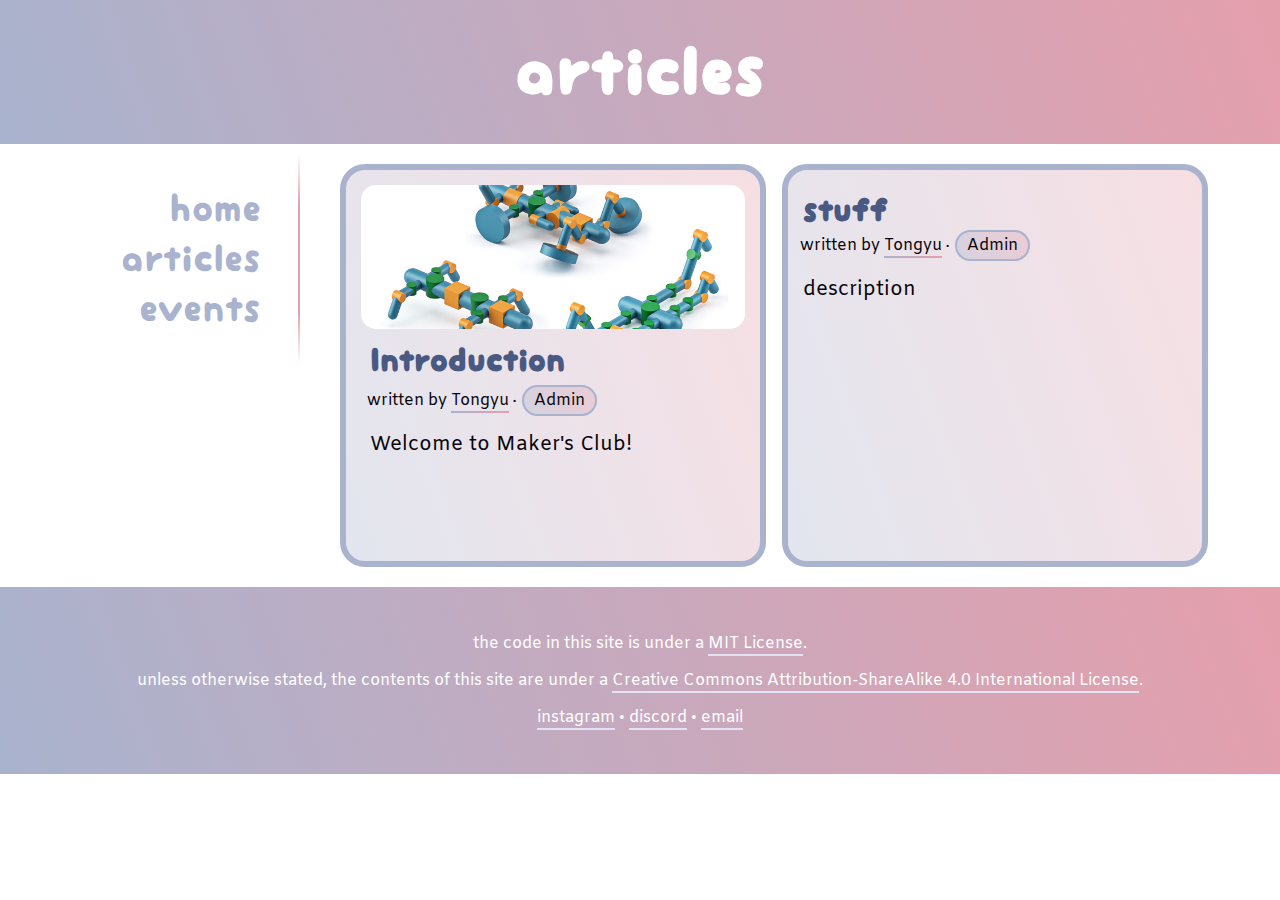
<file: articles.html>
<!DOCTYPE html>
<html lang="en" dir="ltr">
  <head>
    <meta charset="utf-8">
    <title>articles • maker's club</title>
    <link rel="stylesheet" href="styles/style.css">
    <link rel="stylesheet" href="styles/articles.css">
    <link rel="stylesheet" href="styles/article.css">

    <meta name="viewport" content="width=device-width, initial-scale=1.0">

    <link rel="icon" href="icons/icon.png">
    <meta property="og:type" content="website">
    <meta property="og:title" content="articles • maker's club" />
    <meta property="og:description" content="articles by maker's club" />
    <meta name="theme-color" content="#E59FAC" />
  </head>
  <body>
    <div class="body">

      <div class="banner">
        <h1>articles</h1>
      </div>

      <div class="container">

        <div class="navbar">
          <a href="index.html">home</a>
          <a href="#">articles</a>
          <a href="events.html">events</a>
        </div>

        <div class="content">
          <div class="list">

            <div class="article">
              <img src="assets/articles/01/cover.jpg" alt=""/>

              <div class="article-text">
                <a href="article/introduction.html"><h1>Introduction</h1></a>
                <p class="subtitle">written by <a href=tongyu.html>Tongyu</a> · <span class='tag'>Admin</span></p>
                <p>Welcome to Maker's Club!</p>
              </div>

            </div>

            <div class="article">
              <h1>stuff</h1>
              <p class="subtitle">written by <a href=tongyu.html>Tongyu</a> · <span class='tag'>Admin</span></p>
              <p>description</p>
            </div>


          </div>


        </div>

        <br class="clear" />

      </div><!--container-->

      <div class="footer">
        <p>the code in this site is under a <a rel="license" href="https://github.com/makersclubsg/makersclubsg.github.io/blob/master/LICENSE.md" target="_blank">MIT License</a>.</p>
        <p>unless otherwise stated, the contents of this site are under a <a rel="license" href="https://creativecommons.org/licenses/by-sa/4.0/" target="_blank">Creative Commons Attribution-ShareAlike 4.0 International License</a>.</p>
        <p><a href="https://www.instagram.com/makersclubsg/" target="_blank">instagram</a> • <a href="https://discord.com/invite/xKNGvVrWX7" target="_blank">discord</a> • <a href="mailto:makersclubsg@gmail.com" target="_blank">email</a></p>

      </div>

    </div>

  </body>
</html>
</file>
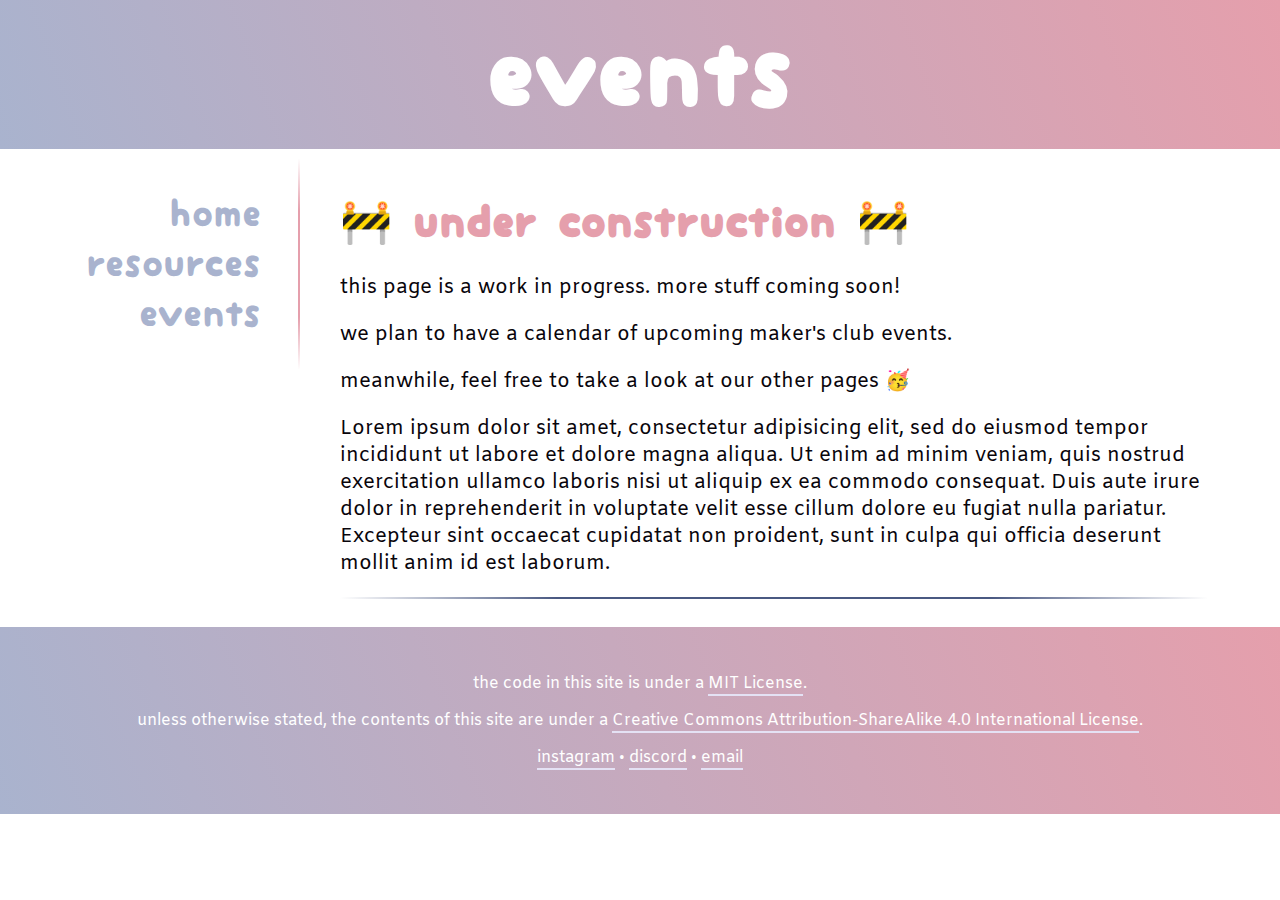
<file: events.html>
<!DOCTYPE html>
<html lang="en" dir="ltr">
  <head>
    <meta charset="utf-8">
    <title>events • maker's club</title>
    <link rel="stylesheet" href="styles/style.css">
    <meta name="viewport" content="width=device-width, initial-scale=1.0">

    <link rel="icon" href="icons/icon.png">
    <meta property="og:type" content="website">
    <meta property="og:title" content="events • maker's club" />
    <meta property="og:description" content="events by maker's club!" />
    <meta name="theme-color" content="#E59FAC" />
  </head>
  <body>
    <div class="body">

      <div class="banner">
        <h1>events</h1>
      </div>

      <div class="container">

        <div class="navbar">
          <a href="index.html">home</a>
          <a href="resources.html">resources</a>
          <a href="#">events</a>
        </div>

        <div class="content">
          <a id="wip" class="anchor"></a>
          <h1>🚧 under construction 🚧</h1>
          <p>this page is a work in progress. more stuff coming soon!</p>
          <p>we plan to have a calendar of upcoming maker's club events.</p>
          <p>meanwhile, feel free to take a look at our other pages 🥳</p>
          <p>Lorem ipsum dolor sit amet, consectetur adipisicing elit, sed do eiusmod tempor incididunt ut labore et dolore magna aliqua. Ut enim ad minim veniam, quis nostrud exercitation ullamco laboris nisi ut aliquip ex ea commodo consequat. Duis aute irure dolor in reprehenderit in voluptate velit esse cillum dolore eu fugiat nulla pariatur. Excepteur sint occaecat cupidatat non proident, sunt in culpa qui officia deserunt mollit anim id est laborum.</p>
          <hr/>


        </div>

        <br class="clear" />

      </div><!--container-->

      <div class="footer">
        <p>the code in this site is under a <a rel="license" href="https://github.com/makersclubsg/makersclubsg.github.io/blob/master/LICENSE.md" target="_blank">MIT License</a>.</p>
        <p>unless otherwise stated, the contents of this site are under a <a rel="license" href="https://creativecommons.org/licenses/by-sa/4.0/" target="_blank">Creative Commons Attribution-ShareAlike 4.0 International License</a>.</p>
        <p><a href="https://www.instagram.com/makersclubsg/" target="_blank">instagram</a> • <a href="https://discord.com/invite/xKNGvVrWX7" target="_blank">discord</a> • <a href="mailto:makersclubsg@gmail.com" target="_blank">email</a></p>

      </div>

    </div>

  </body>
</html>
</file>
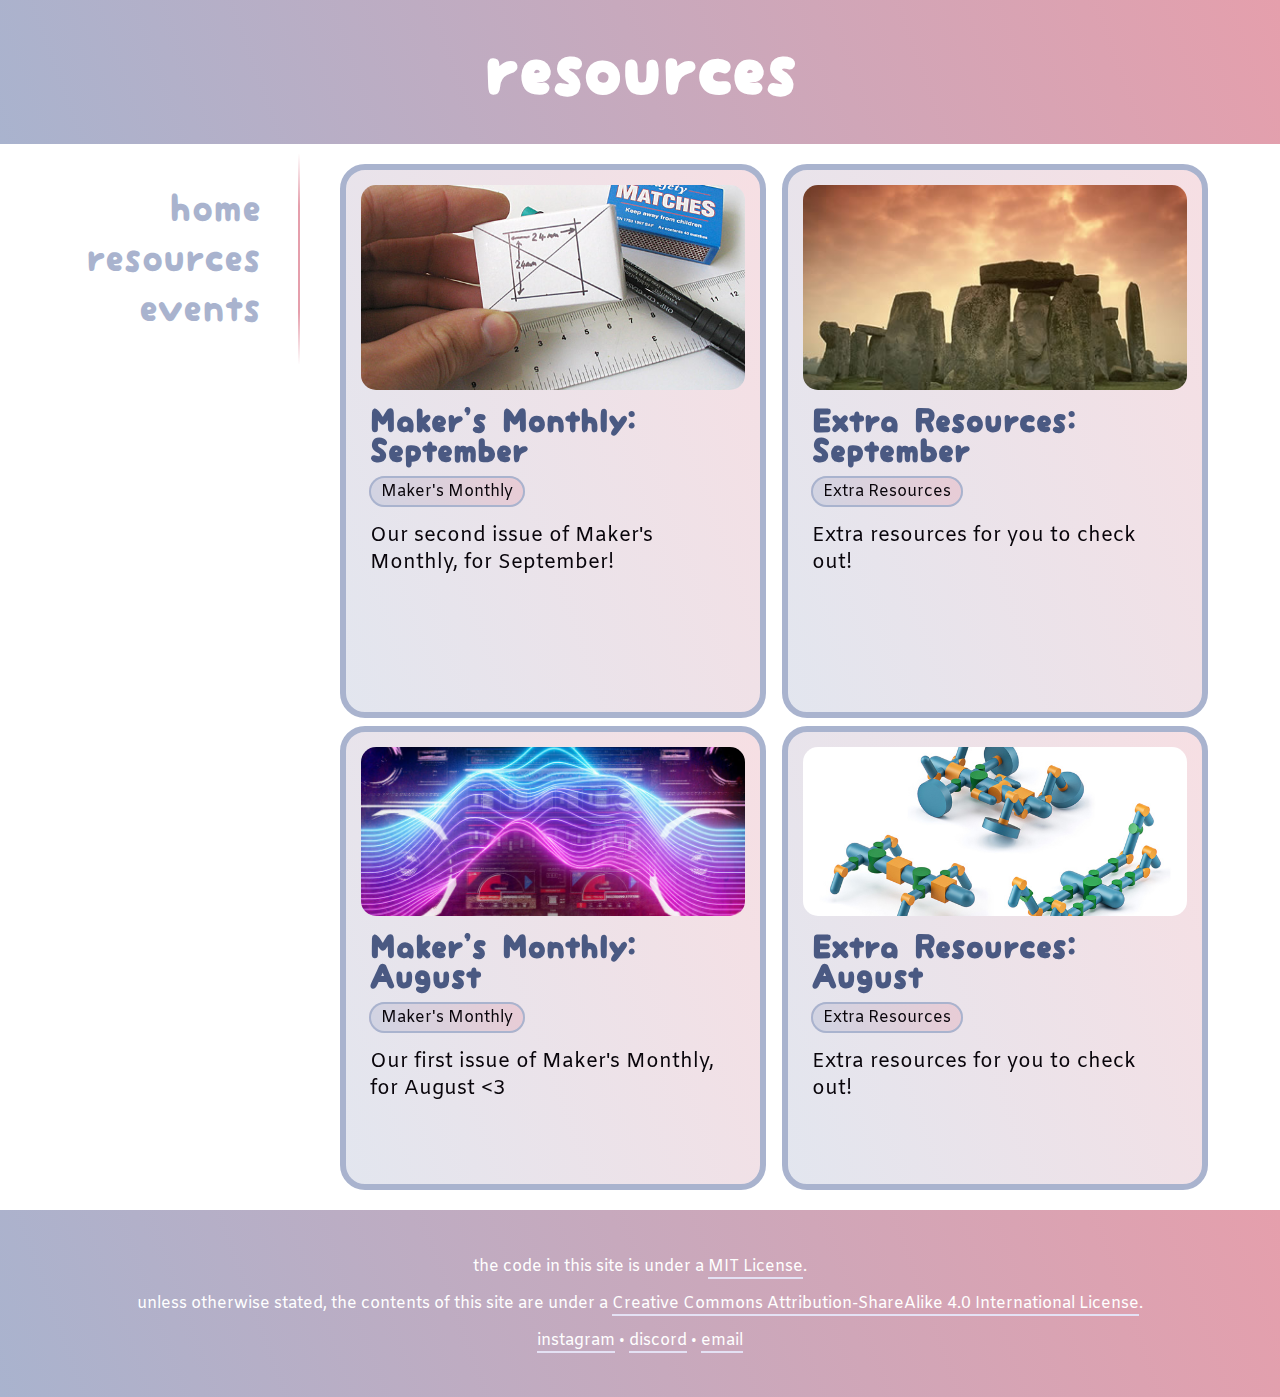
<file: resources.html>
<!DOCTYPE html>
<html lang="en" dir="ltr">
  <head>
    <meta charset="utf-8">
    <title>resources • maker's club</title>
    <link rel="stylesheet" href="styles/style.css">
    <link rel="stylesheet" href="styles/articles.css">
    <link rel="stylesheet" href="styles/article.css">

    <meta name="viewport" content="width=device-width, initial-scale=1.0">

    <link rel="icon" href="icons/icon.png">
    <meta property="og:type" content="website">
    <meta property="og:title" content="articles • maker's club" />
    <meta property="og:description" content="articles by maker's club" />
    <meta name="theme-color" content="#E59FAC" />
  </head>
  <body>
    <div class="body">

      <div class="banner">
        <h1>resources</h1>
      </div>

      <div class="container">

        <div class="navbar">
          <a href="index.html">home</a>
          <a href="#">resources</a>
          <a href="events.html">events</a>
        </div>

        <div class="content">
          <div class="list">

            <div class="article">
              <img src="assets/articles/04/cover.jpg" alt=""/>

              <div class="article-text">
                <a href="article/maker's monthly: september.html"><h1>Maker's Monthly: September</h1></a>
                <p class="subtitle"><span class='tag'>Maker's Monthly</span></p>
                <p>Our second issue of Maker's Monthly, for September!</p>
              </div>

            </div>

            <div class="article">
              <img src="assets/articles/03/cover.jpg" alt=""/>

              <div class="article-text">
                <a href="article/extra resources: september.html"><h1>Extra Resources: September</h1></a>
                <p class="subtitle"><span class='tag'>Extra Resources</span></p>
                <p>Extra resources for you to check out!</p>
              </div>

            </div>


            <div class="article">
              <img src="assets/articles/02/cover.jpg" alt=""/>

              <div class="article-text">
                <a href="article/maker's monthly: august.html"><h1>Maker's Monthly: August</h1></a>
                <p class="subtitle"><span class='tag'>Maker's Monthly</span></p>
                <p>Our first issue of Maker's Monthly, for August <3</p>
              </div>

            </div>

            <div class="article">
              <img src="assets/articles/01/cover.jpg" alt=""/>

              <div class="article-text">
                <a href="article/extra resources: august.html"><h1>Extra Resources: August</h1></a>
                <p class="subtitle"><span class='tag'>Extra Resources</span></p>
                <p>Extra resources for you to check out!</p>
              </div>

            </div>


          </div>


        </div>

        <br class="clear" />

      </div><!--container-->

      <div class="footer">
        <p>the code in this site is under a <a rel="license" href="https://github.com/makersclubsg/makersclubsg.github.io/blob/master/LICENSE.md" target="_blank">MIT License</a>.</p>
        <p>unless otherwise stated, the contents of this site are under a <a rel="license" href="https://creativecommons.org/licenses/by-sa/4.0/" target="_blank">Creative Commons Attribution-ShareAlike 4.0 International License</a>.</p>
        <p><a href="https://www.instagram.com/makersclubsg/" target="_blank">instagram</a> • <a href="https://discord.com/invite/xKNGvVrWX7" target="_blank">discord</a> • <a href="mailto:makersclubsg@gmail.com" target="_blank">email</a></p>

      </div>

    </div>

  </body>
</html>
</file>
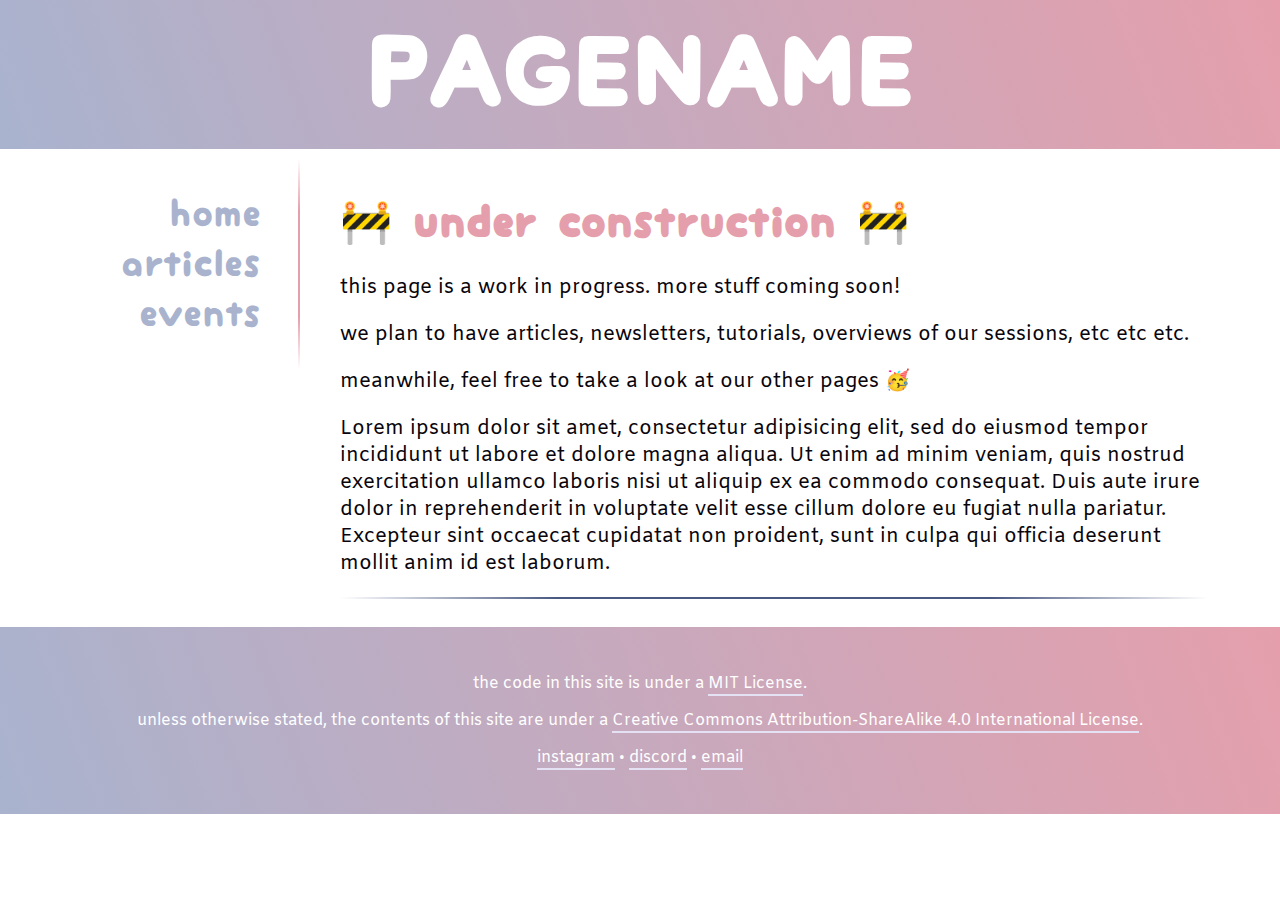
<file: template.html>
<!DOCTYPE html>
<html lang="en" dir="ltr">
  <head>
    <meta charset="utf-8">
    <title>PAGENAME • maker's club</title>
    <link rel="stylesheet" href="styles/style.css">
    <meta name="viewport" content="width=device-width, initial-scale=1.0">

    <link rel="icon" href="icons/icon.png">
    <meta property="og:type" content="website">
    <meta property="og:title" content="PAGENAME • maker's club" />
    <meta property="og:description" content="PAGENAME" />
    <meta name="theme-color" content="#E59FAC" />
  </head>
  <body>
    <div class="body">

      <div class="banner">
        <h1>PAGENAME</h1>
      </div>

      <div class="container">

        <div class="navbar">
          <a href="index.html">home</a>
          <a href="articles.html">articles</a>
          <a href="events.html">events</a>
        </div>

        <div class="content">
          <a id="wip" class="anchor"></a>
          <h1>🚧 under construction 🚧</h1>
          <p>this page is a work in progress. more stuff coming soon!</p>
          <p>we plan to have articles, newsletters, tutorials, overviews of our sessions, etc etc etc.</p>
          <p>meanwhile, feel free to take a look at our other pages 🥳</p>
          <p>Lorem ipsum dolor sit amet, consectetur adipisicing elit, sed do eiusmod tempor incididunt ut labore et dolore magna aliqua. Ut enim ad minim veniam, quis nostrud exercitation ullamco laboris nisi ut aliquip ex ea commodo consequat. Duis aute irure dolor in reprehenderit in voluptate velit esse cillum dolore eu fugiat nulla pariatur. Excepteur sint occaecat cupidatat non proident, sunt in culpa qui officia deserunt mollit anim id est laborum.</p>
          <hr/>


        </div>

        <br class="clear" />

      </div><!--container-->
      
      <div class="footer">
        <p>the code in this site is under a <a rel="license" href="https://github.com/makersclubsg/makersclubsg.github.io/blob/master/LICENSE.md" target="_blank">MIT License</a>.</p>
        <p>unless otherwise stated, the contents of this site are under a <a rel="license" href="https://creativecommons.org/licenses/by-sa/4.0/" target="_blank">Creative Commons Attribution-ShareAlike 4.0 International License</a>.</p>
        <p><a href="https://www.instagram.com/makersclubsg/" target="_blank">instagram</a> • <a href="https://discord.com/invite/xKNGvVrWX7" target="_blank">discord</a> • <a href="mailto:makersclubsg@gmail.com" target="_blank">email</a></p>

      </div>

    </div>

  </body>
</html>
</file>
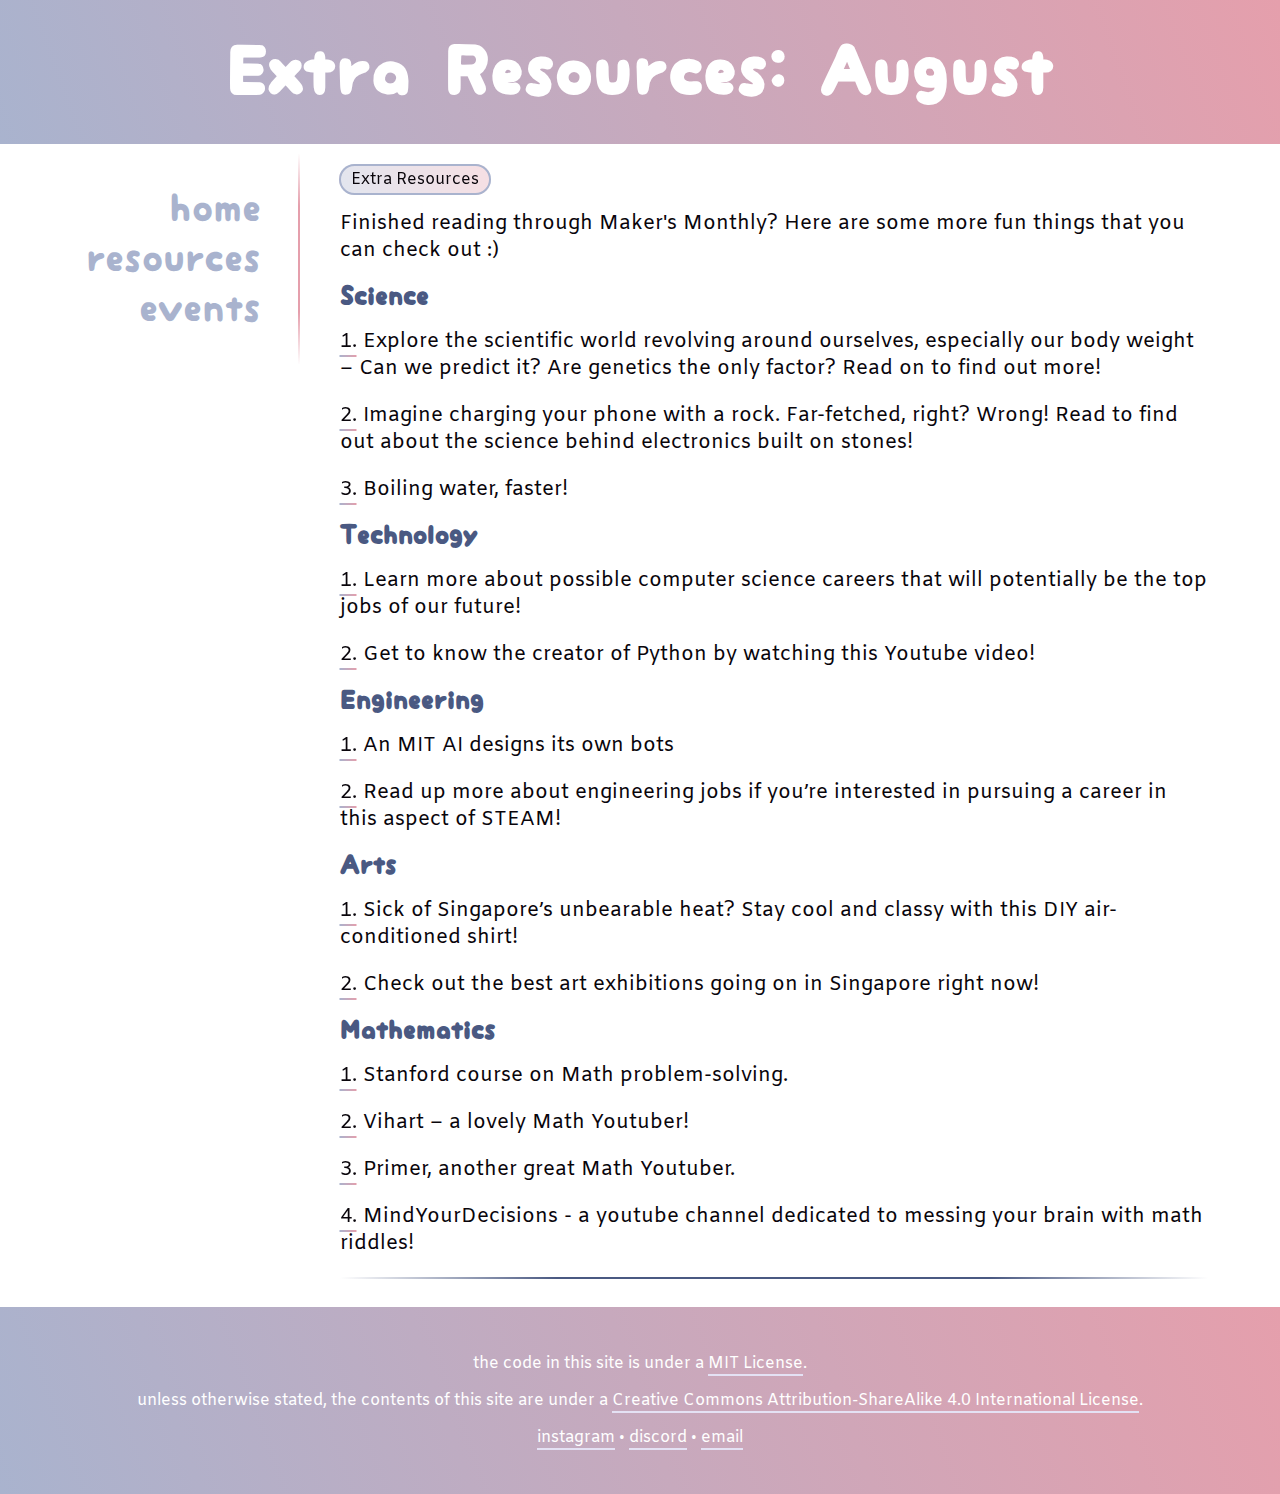
<file: article/extra resources: august.html>
<!DOCTYPE html>
<html lang="en" dir="ltr">
  <head>
    <meta charset="utf-8">
    <title>Extra Resources: August • maker's club</title>

    <link rel="stylesheet" href="../styles/style.css">
    <link rel="stylesheet" href="../styles/article.css">

    <meta name="viewport" content="width=device-width, initial-scale=1.0">

    <link rel="icon" href="../icons/icon.png">
    <meta property="og:type" content="website">
    <meta property="og:title" content="Extra Resources: August • maker's club" />
    <meta property="og:description" content="Extra Resources: August" />
    <meta name="theme-color" content="#E59FAC" />
  </head>
  <body>
    <div class="body">

      <div class="banner">
        <h1>Extra Resources: August</h1>
      </div>

      <div class="container">

        <div class="navbar">
          <a href="../index.html">home</a>
          <a href="../resources.html">resources</a>
          <a href="../events.html">events</a>
        </div>

        <div class="content article-body">
          <p class="subtitle"><span class='tag'>Extra Resources</span></p>
          <!-- <a id="wip" class="anchor"></a> -->
          <p>Finished reading through Maker's Monthly? Here are some more fun things that you can check out :)</p>
<h2>Science</h2>
<p><a href="https://www.sciencealert.com/do-genetics-or-environment-predict-your-weight-the-science-is-complex">1.</a> Explore the scientific world revolving around ourselves, especially our body weight – Can we predict it? Are genetics the only factor? Read on to find out more!</p>
<p><a href="https://www.sciencedaily.com/releases/2022/07/220711135326.htm">2.</a> Imagine charging your phone with a rock. Far-fetched, right? Wrong! Read to find out about the science behind electronics built on stones!</p>
<p><a href="https://interestingengineering.com/mit-boil-water-quickly">3.</a> Boiling water, faster!</p>
<h2>Technology</h2>
<p><a href="https://www.computerscience.org/careers/">1.</a> Learn more about possible computer science careers that will potentially be the top jobs of our future!</p>
<p><a href="https://www.youtube.com/watch?v=J0Aq44Pze-w">2.</a> Get to know the creator of Python by watching this Youtube video!</p>
<h2>Engineering</h2>
<p><a href="https://www.extremetech.com/extreme/317876-mit-ai-robot-design?source=Extreme">1.</a> An MIT AI designs its own bots</p>
<p><a href="https://targetjobs.co.uk/careers-advice/career-ideas/what-can-i-do-engineering-degree">2.</a> Read up more about engineering jobs if you’re interested in pursuing a career in this aspect of STEAM!</p>
<h2>Arts</h2>
<p><a href="https://www.instructables.com/air-conditioned-shirt/">1.</a> Sick of Singapore’s unbearable heat? Stay cool and classy with this DIY air-conditioned shirt!</p>
<p><a href="https://www.timeout.com/singapore/art/the-best-arts-events-to-check-out-this-week">2.</a> Check out the best art exhibitions going on in Singapore right now!</p>
<h2>Mathematics</h2>
<p><a href="https://web.stanford.edu/class/cs103a/">1.</a> Stanford course on Math problem-solving.</p>
<p><a href="https://www.youtube.com/user/vihart">2.</a> Vihart – a lovely Math Youtuber!</p>
<p><a href="https://www.youtube.com/c/PrimerLearning/videos">3.</a> Primer, another great Math Youtuber.</p>
<p><a href="https://www.youtube.com/c/MindYourDecisions">4.</a> MindYourDecisions - a youtube channel dedicated to messing your brain with math riddles!</p>
          <hr/>

        </div>

        <br class="clear" />

      </div><!--container-->

      <div class="footer">
        <p>the code in this site is under a <a rel="license" href="https://github.com/makersclubsg/makersclubsg.github.io/blob/master/LICENSE.md" target="_blank">MIT License</a>.</p>
        <p>unless otherwise stated, the contents of this site are under a <a rel="license" href="https://creativecommons.org/licenses/by-sa/4.0/" target="_blank">Creative Commons Attribution-ShareAlike 4.0 International License</a>.</p>
        <p><a href="https://www.instagram.com/makersclubsg/" target="_blank">instagram</a> • <a href="https://discord.com/invite/xKNGvVrWX7" target="_blank">discord</a> • <a href="mailto:makersclubsg@gmail.com" target="_blank">email</a></p>

      </div>

    </div>

  </body>
</html>
</file>
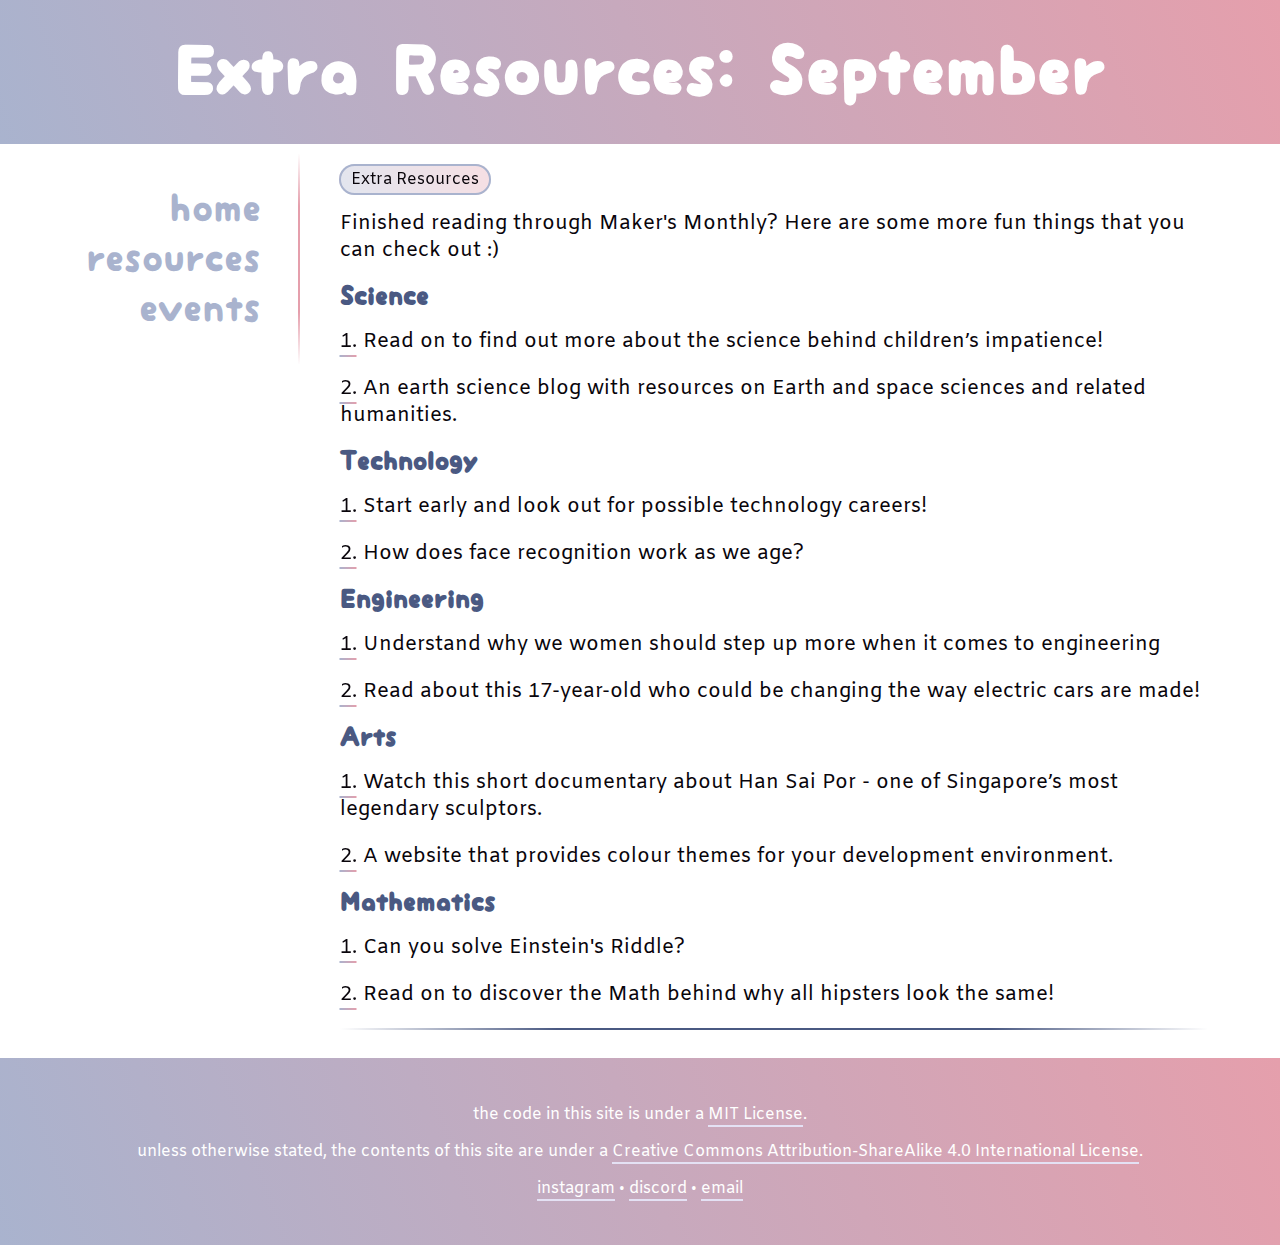
<file: article/extra resources: september.html>
<!DOCTYPE html>
<html lang="en" dir="ltr">
  <head>
    <meta charset="utf-8">
    <title>Extra Resources: September • maker's club</title>

    <link rel="stylesheet" href="../styles/style.css">
    <link rel="stylesheet" href="../styles/article.css">

    <meta name="viewport" content="width=device-width, initial-scale=1.0">

    <link rel="icon" href="../icons/icon.png">
    <meta property="og:type" content="website">
    <meta property="og:title" content="Extra Resources: September • maker's club" />
    <meta property="og:description" content="Extra Resources: September" />
    <meta name="theme-color" content="#E59FAC" />
  </head>
  <body>
    <div class="body">

      <div class="banner">
        <h1>Extra Resources: September</h1>
      </div>

      <div class="container">

        <div class="navbar">
          <a href="../index.html">home</a>
          <a href="../resources.html">resources</a>
          <a href="../events.html">events</a>
        </div>

        <div class="content article-body">
          <p class="subtitle"><span class='tag'>Extra Resources</span></p>
          <!-- <a id="wip" class="anchor"></a> -->
          <p>Finished reading through Maker's Monthly? Here are some more fun things that you can check out :)</p>
<h2>Science</h2>
<p><a href="https://www.sciencealert.com/the-reason-kids-hate-long-car-rides-has-everything-to-do-with-time-and-space">1.</a> Read on to find out more about the science behind children’s impatience!</p>
<p><a href="https://www.windows2universe.org/">2.</a> An earth science blog with resources on Earth and space sciences and related humanities.</p>
<h2>Technology</h2>
<p><a href="https://www.nodeflair.com/jobs">1.</a> Start early and look out for possible technology careers!</p>
<p><a href="https://www.newscientist.com/article/2334375-face-recognition-struggles-to-recognise-us-after-five-years-of-ageing/">2.</a> How does face recognition work as we age?</p>
<h2>Engineering</h2>
<p><a href="https://theconversation.com/only-about-1-in-5-engineering-degrees-go-to-women-185256">1.</a> Understand why we women should step up more when it comes to engineering</p>
<p><a href="https://flipboard.com/topic/engineering/17-year-old-designs-a-motor-that-could-change-how-electric-cars-are-made/a-b5kgkcVfRv-1g299H5_woA%3Aa%3A23262436-be0ea8b1dc%2Fmymodernmet.com">2.</a> Read about this 17-year-old who could be changing the way electric cars are made!</p>
<h2>Arts</h2>
<p><a href="https://www.youtube.com/watch?v=uREvuKJJRLA">1.</a> Watch this short documentary about Han Sai Por - one of Singapore’s most legendary sculptors.</p>
<p><a href="https://themer.dev/">2.</a> A website that provides colour themes for your development environment.</p>
<h2>Mathematics</h2>
<p><a href="https://www.rd.com/article/einsteins-riddle-solve-it/">1.</a> Can you solve Einstein's Riddle?</p>
<p><a href="https://www.dropbox.com/s/7v6znmbfq4q95yb/why%20all%20hipster%20all%20look%20alike.pdf?dl=0">2.</a> Read on to discover the Math behind why all hipsters look the same!</p>
          <hr/>

        </div>

        <br class="clear" />

      </div><!--container-->

      <div class="footer">
        <p>the code in this site is under a <a rel="license" href="https://github.com/makersclubsg/makersclubsg.github.io/blob/master/LICENSE.md" target="_blank">MIT License</a>.</p>
        <p>unless otherwise stated, the contents of this site are under a <a rel="license" href="https://creativecommons.org/licenses/by-sa/4.0/" target="_blank">Creative Commons Attribution-ShareAlike 4.0 International License</a>.</p>
        <p><a href="https://www.instagram.com/makersclubsg/" target="_blank">instagram</a> • <a href="https://discord.com/invite/xKNGvVrWX7" target="_blank">discord</a> • <a href="mailto:makersclubsg@gmail.com" target="_blank">email</a></p>

      </div>

    </div>

  </body>
</html>
</file>
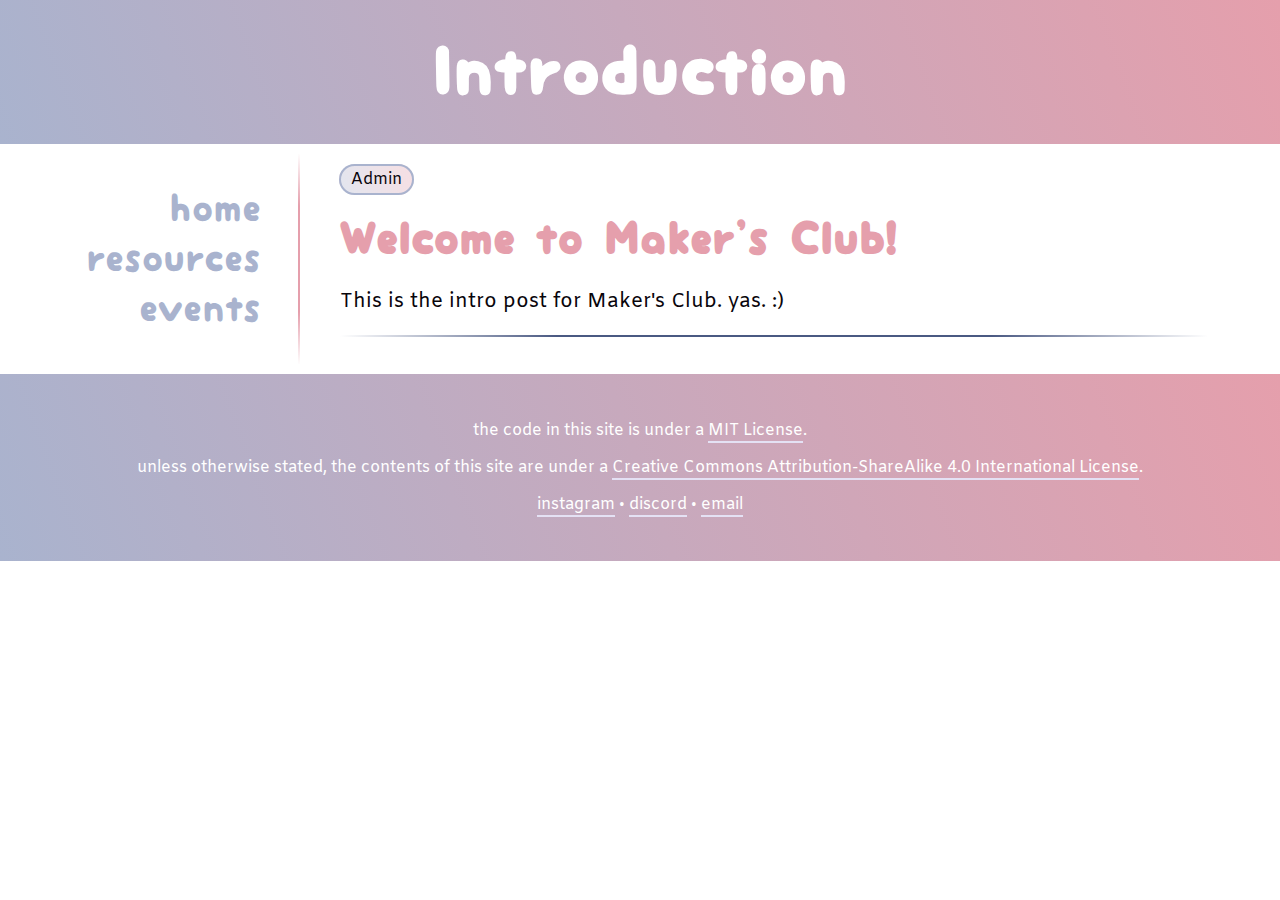
<file: article/Introduction.html>
<!DOCTYPE html>
<html lang="en" dir="ltr">
  <head>
    <meta charset="utf-8">
    <title>Introduction • maker's club</title>

    <link rel="stylesheet" href="../styles/style.css">
    <link rel="stylesheet" href="../styles/article.css">

    <meta name="viewport" content="width=device-width, initial-scale=1.0">

    <link rel="icon" href="../icons/icon.png">
    <meta property="og:type" content="website">
    <meta property="og:title" content="Introduction • maker's club" />
    <meta property="og:description" content="Introduction" />
    <meta name="theme-color" content="#E59FAC" />
  </head>
  <body>
    <div class="body">

      <div class="banner">
        <h1>Introduction</h1>
      </div>

      <div class="container">

        <div class="navbar">
          <a href="../index.html">home</a>
          <a href="../resources.html">resources</a>
          <a href="../events.html">events</a>
        </div>

        <div class="content article-body">
          <p class="subtitle"><span class='tag'>Admin</span></p>
          <!-- <a id="wip" class="anchor"></a> -->
          <h1>Welcome to Maker's Club!</h1>
<p>This is the intro post for Maker's Club. yas. :)</p>
          <hr/>

        </div>

        <br class="clear" />

      </div><!--container-->

      <div class="footer">
        <p>the code in this site is under a <a rel="license" href="https://github.com/makersclubsg/makersclubsg.github.io/blob/master/LICENSE.md" target="_blank">MIT License</a>.</p>
        <p>unless otherwise stated, the contents of this site are under a <a rel="license" href="https://creativecommons.org/licenses/by-sa/4.0/" target="_blank">Creative Commons Attribution-ShareAlike 4.0 International License</a>.</p>
        <p><a href="https://www.instagram.com/makersclubsg/" target="_blank">instagram</a> • <a href="https://discord.com/invite/xKNGvVrWX7" target="_blank">discord</a> • <a href="mailto:makersclubsg@gmail.com" target="_blank">email</a></p>

      </div>

    </div>

  </body>
</html>
</file>
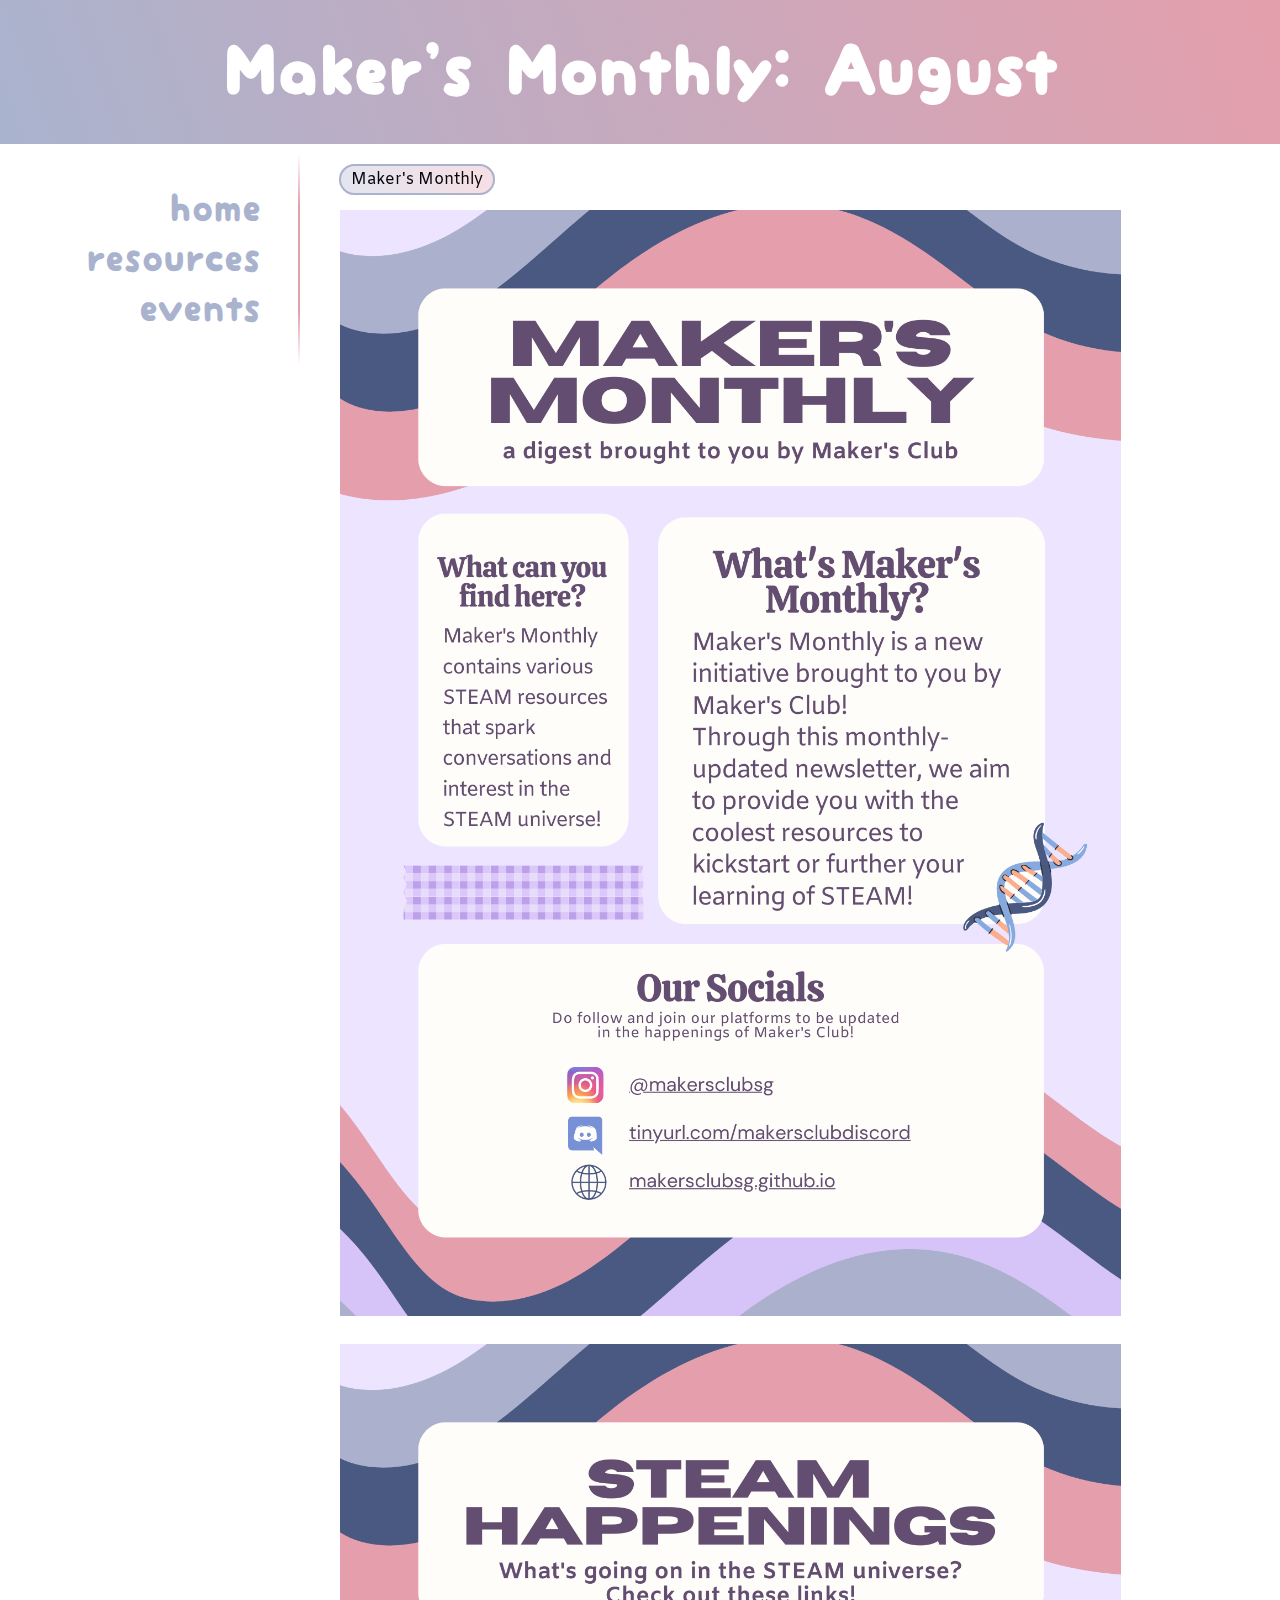
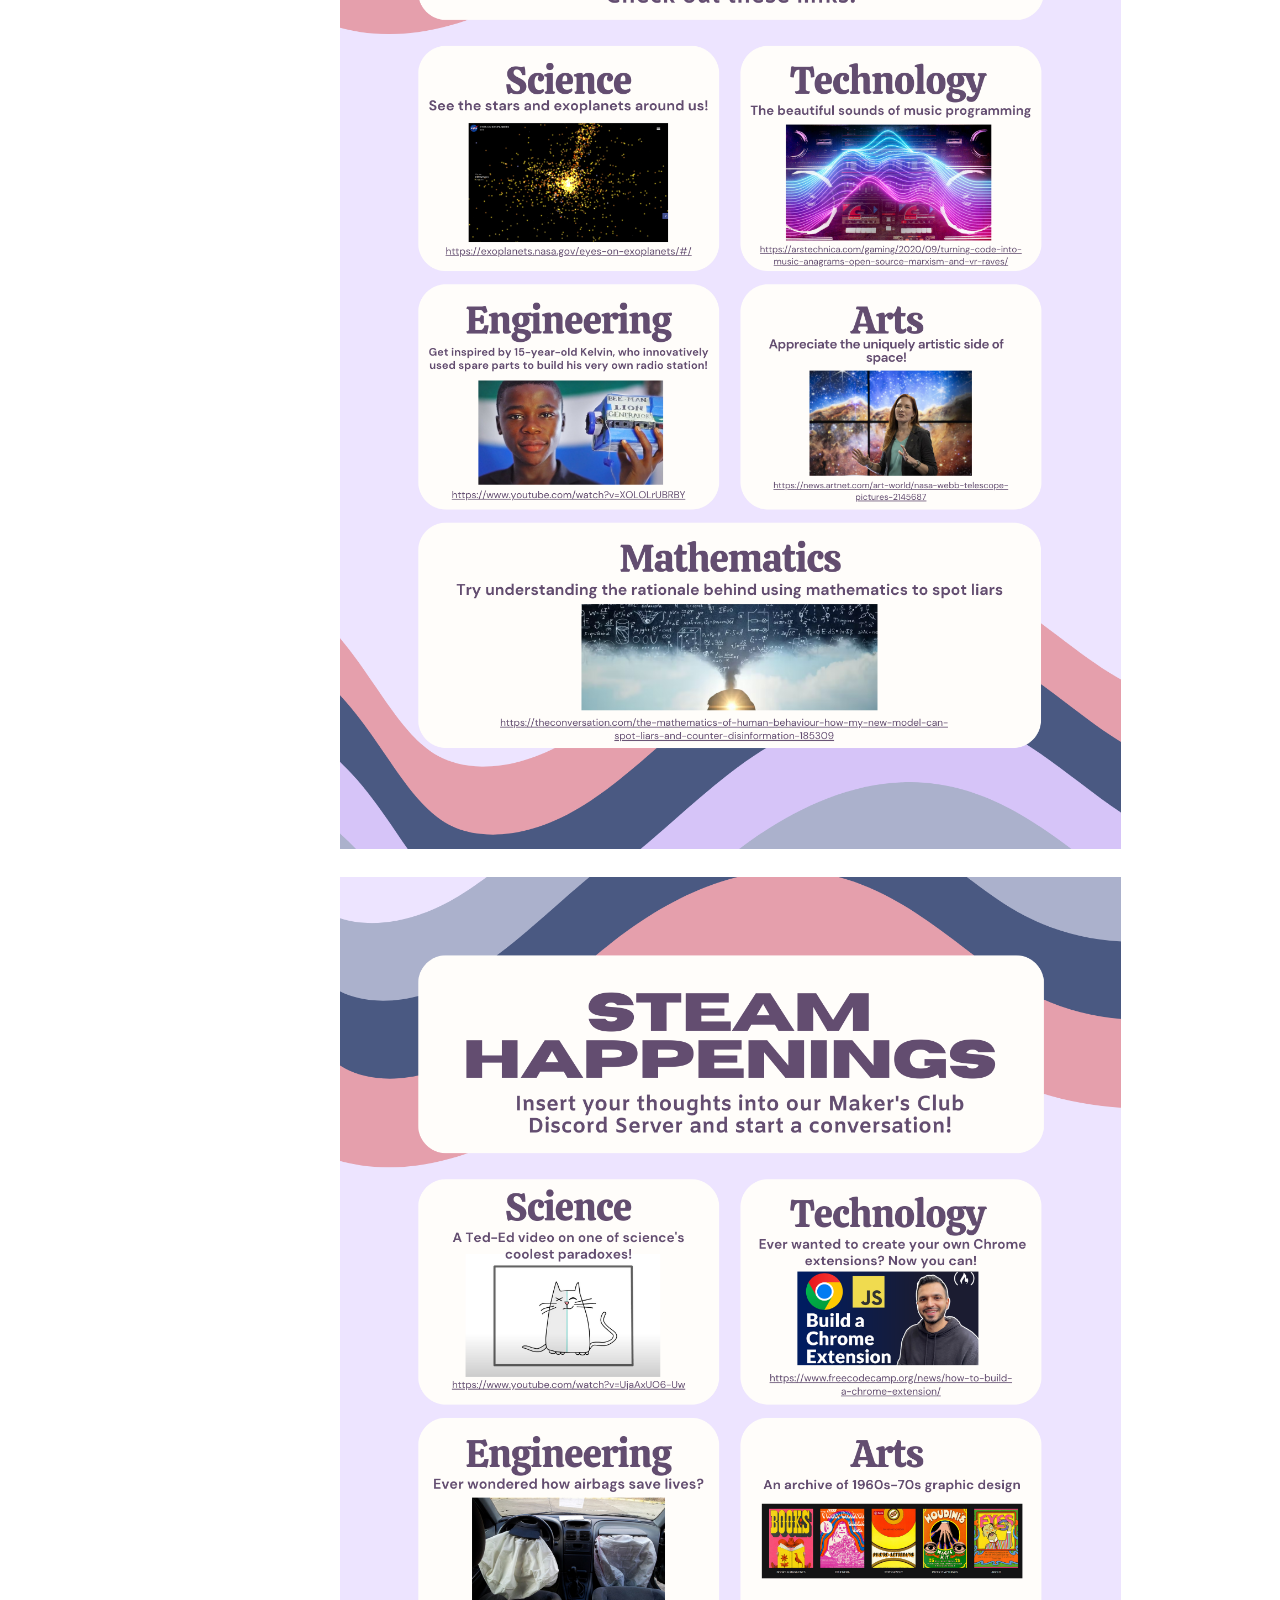
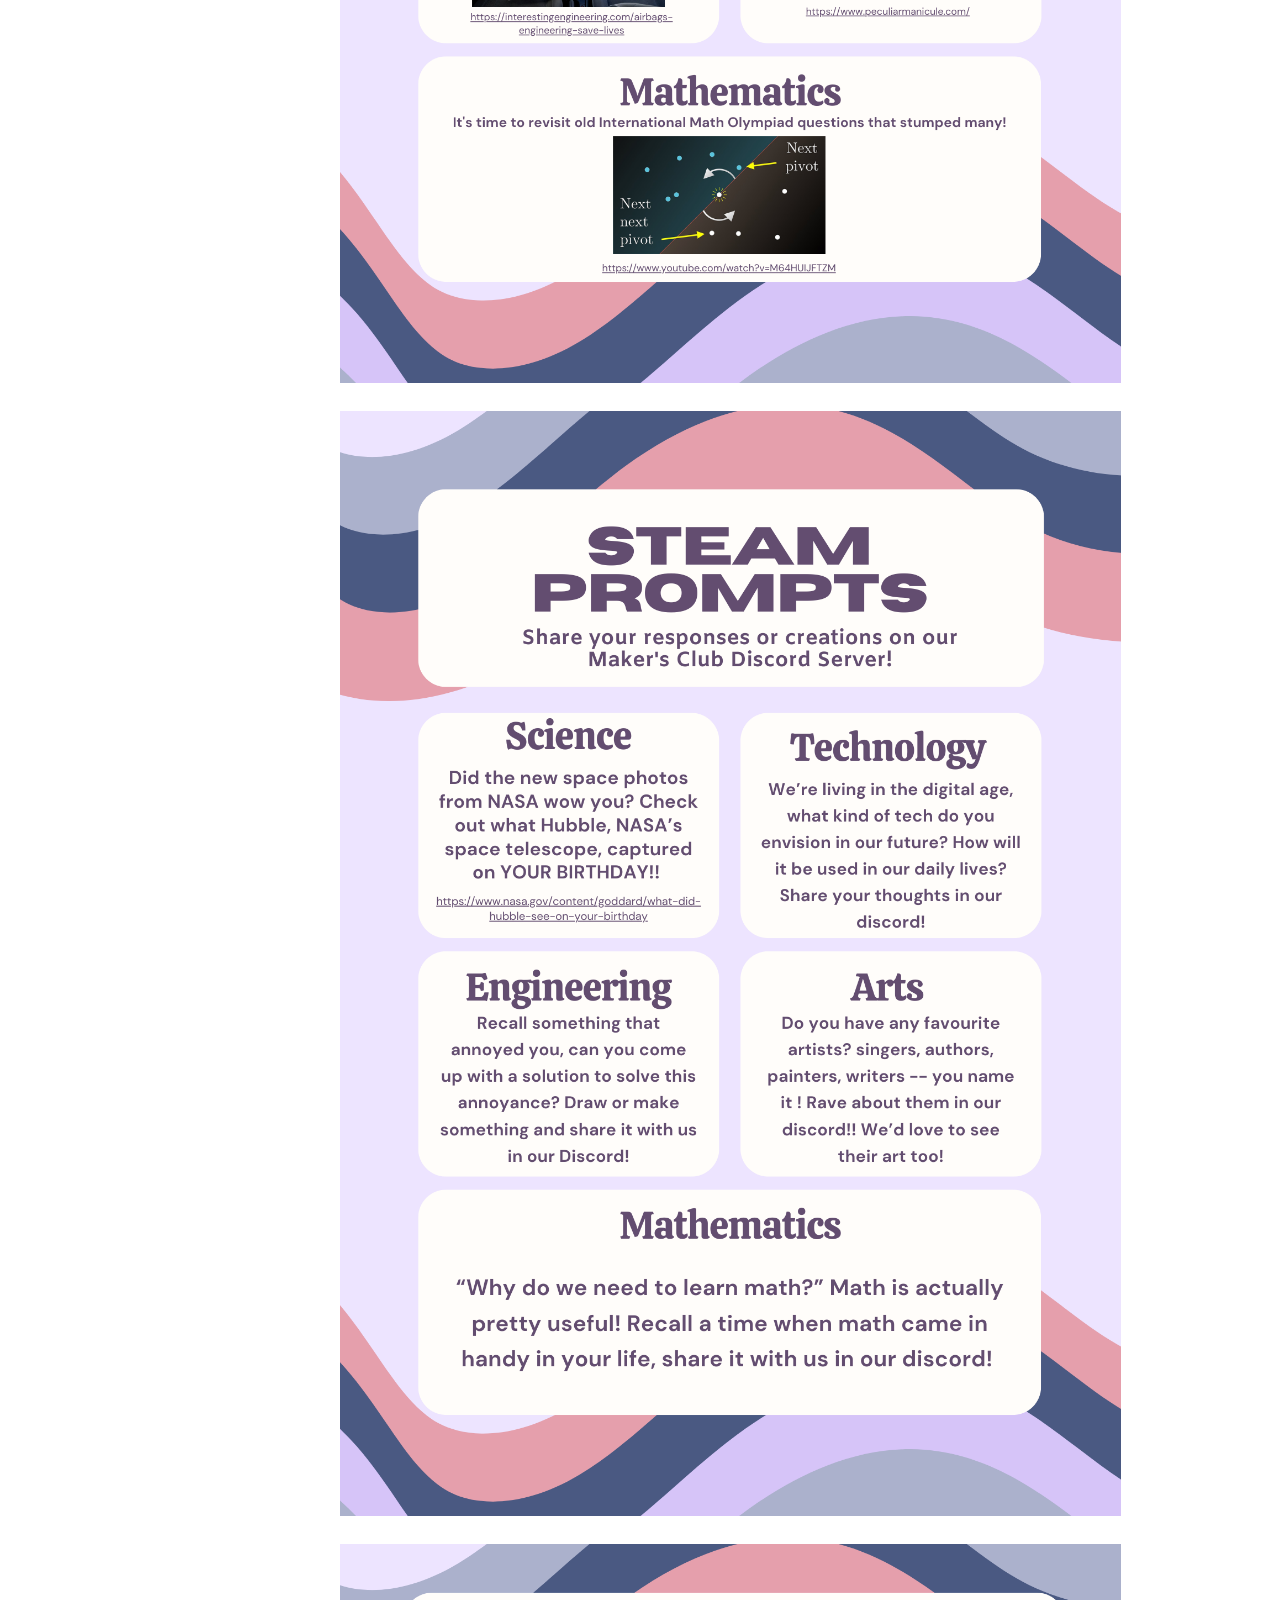
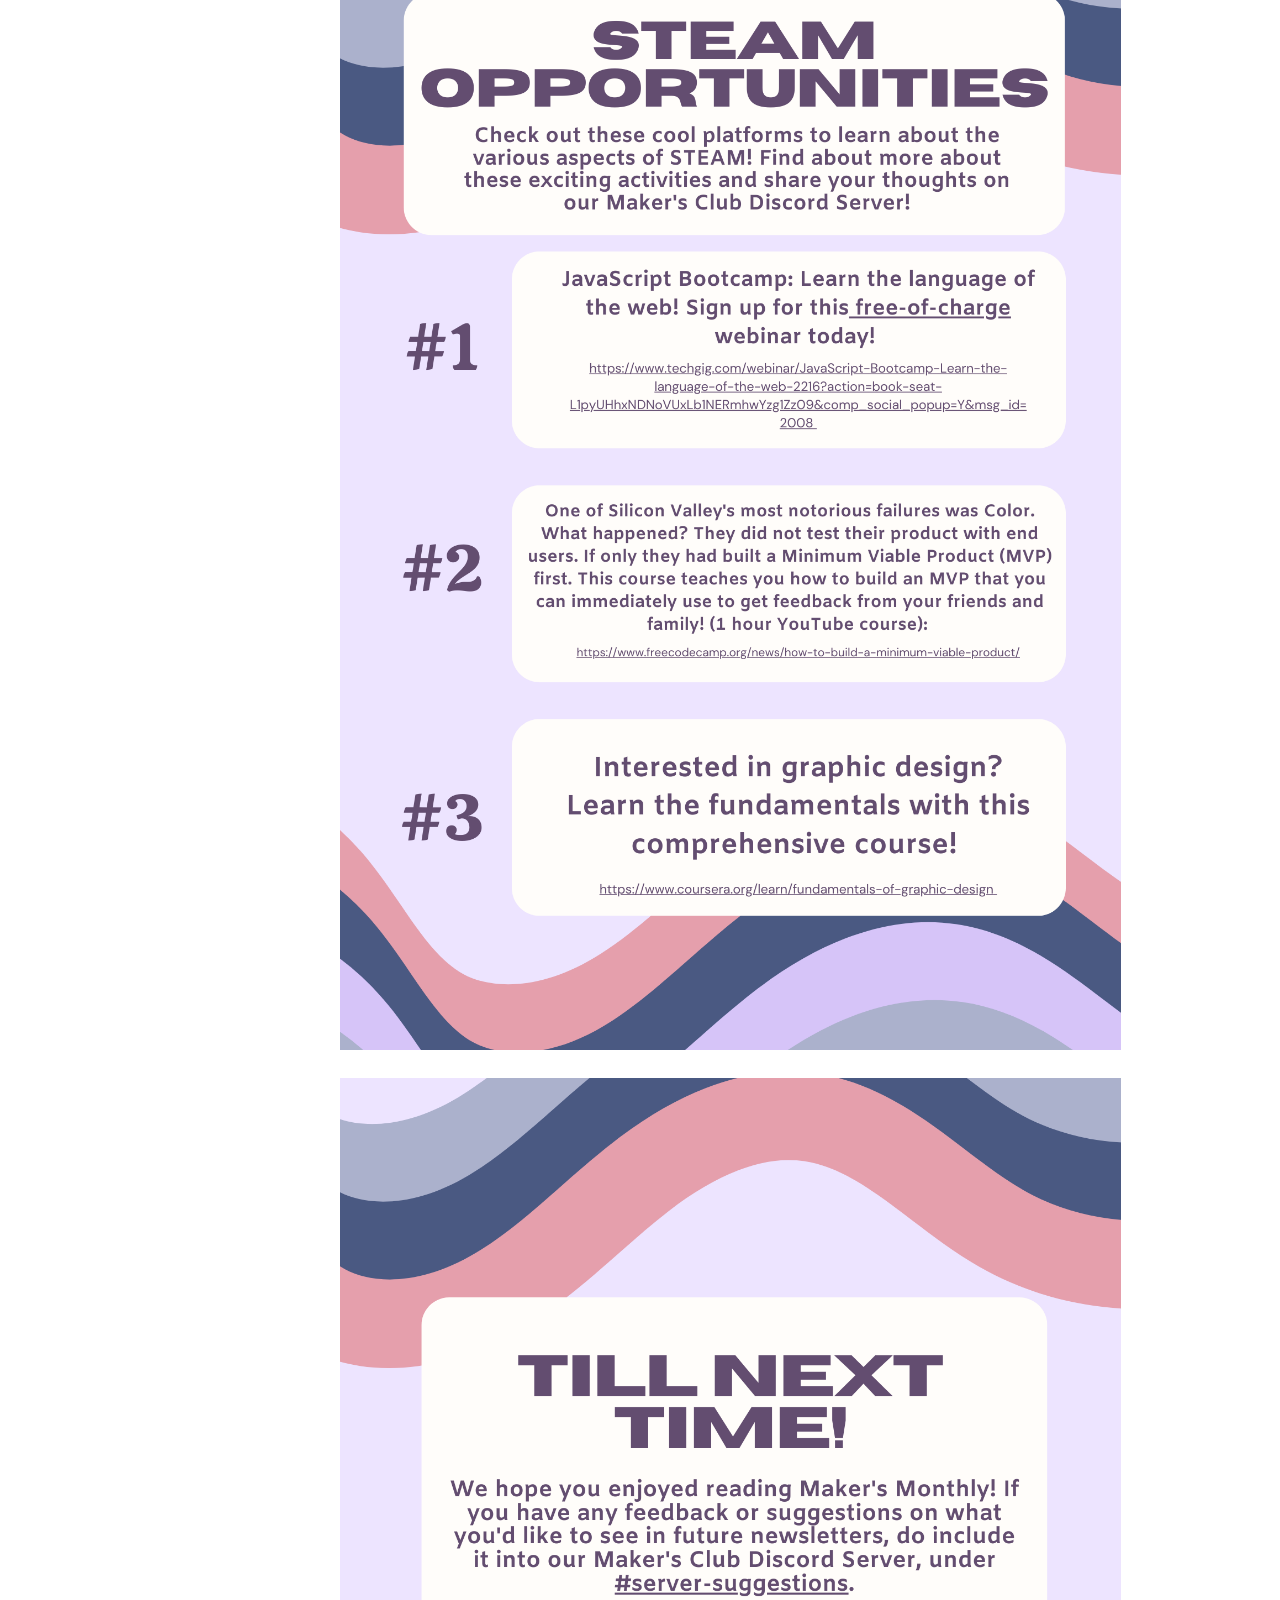
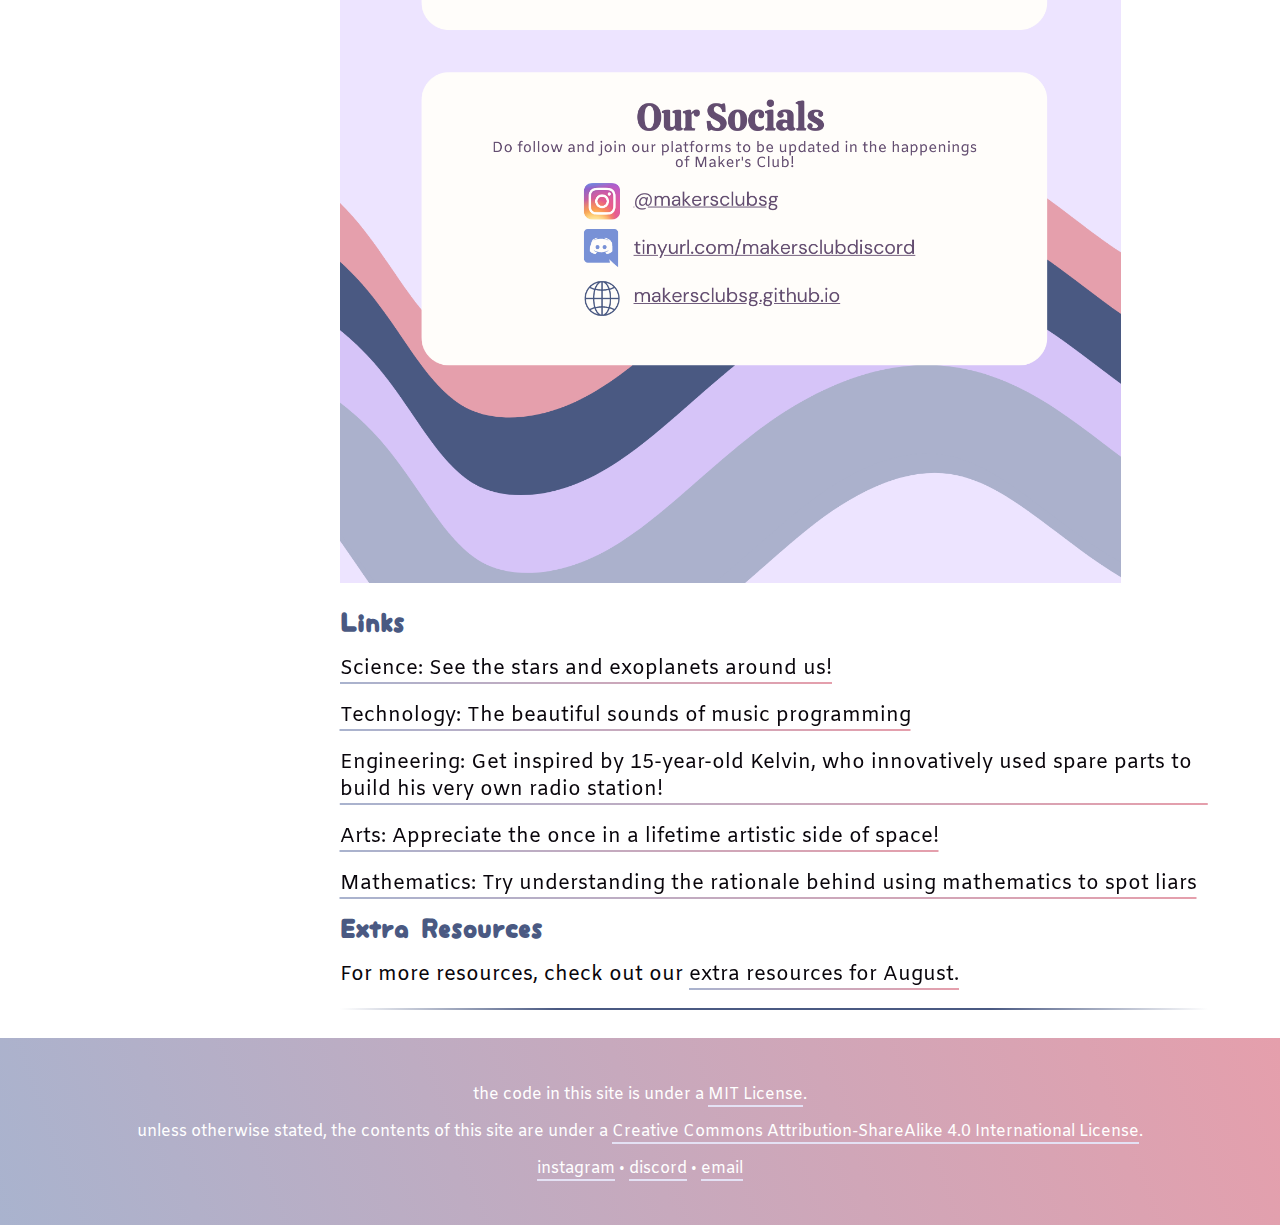
<file: article/maker's monthly: august.html>
<!DOCTYPE html>
<html lang="en" dir="ltr">
  <head>
    <meta charset="utf-8">
    <title>Maker's Monthly: August • maker's club</title>

    <link rel="stylesheet" href="../styles/style.css">
    <link rel="stylesheet" href="../styles/article.css">

    <meta name="viewport" content="width=device-width, initial-scale=1.0">

    <link rel="icon" href="../icons/icon.png">
    <meta property="og:type" content="website">
    <meta property="og:title" content="Maker's Monthly: August • maker's club" />
    <meta property="og:description" content="Maker's Monthly: August" />
    <meta name="theme-color" content="#E59FAC" />
  </head>
  <body>
    <div class="body">

      <div class="banner">
        <h1>Maker's Monthly: August</h1>
      </div>

      <div class="container">

        <div class="navbar">
          <a href="../index.html">home</a>
          <a href="../resources.html">resources</a>
          <a href="../events.html">events</a>
        </div>

        <div class="content article-body">
          <p class="subtitle"><span class='tag'>Maker's Monthly</span></p>
          <!-- <a id="wip" class="anchor"></a> -->
          <p><img alt="1" src="../assets/articles/02/1.png" /></p>
<p><img alt="2" src="../assets/articles/02/2.png" /></p>
<p><img alt="3" src="../assets/articles/02/3.png" /></p>
<p><img alt="4" src="../assets/articles/02/4.png" /></p>
<p><img alt="5" src="../assets/articles/02/5.png" /></p>
<p><img alt="6" src="../assets/articles/02/6.png" /></p>
<h2>Links</h2>
<p><a href="https://exoplanets.nasa.gov/eyes-on-exoplanets/#/">Science: See the stars and exoplanets around us!</a></p>
<p><a href="https://arstechnica.com/gaming/2020/09/turning-code-into-music-anagrams-open-source-marxism-and-vr-raves/">Technology: The beautiful sounds of music programming</a></p>
<p><a href="https://www.youtube.com/watch?v=XOLOLrUBRBY">Engineering: Get inspired by 15-year-old Kelvin, who innovatively used spare parts to build his very own radio station!</a></p>
<p><a href="https://news.artnet.com/art-world/nasa-webb-telescope-pictures-2145687">Arts: Appreciate the once in a lifetime artistic side of space!</a></p>
<p><a href="https://theconversation.com/the-mathematics-of-human-behaviour-how-my-new-model-can-spot-liars-and-counter-disinformation-185309">Mathematics: Try understanding the rationale behind using mathematics to spot liars</a></p>
<h2>Extra Resources</h2>
<p>For more resources, check out our <a href="../article/extra resources: august.html">extra resources for August.</a></p>
          <hr/>

        </div>

        <br class="clear" />

      </div><!--container-->

      <div class="footer">
        <p>the code in this site is under a <a rel="license" href="https://github.com/makersclubsg/makersclubsg.github.io/blob/master/LICENSE.md" target="_blank">MIT License</a>.</p>
        <p>unless otherwise stated, the contents of this site are under a <a rel="license" href="https://creativecommons.org/licenses/by-sa/4.0/" target="_blank">Creative Commons Attribution-ShareAlike 4.0 International License</a>.</p>
        <p><a href="https://www.instagram.com/makersclubsg/" target="_blank">instagram</a> • <a href="https://discord.com/invite/xKNGvVrWX7" target="_blank">discord</a> • <a href="mailto:makersclubsg@gmail.com" target="_blank">email</a></p>

      </div>

    </div>

  </body>
</html>
</file>
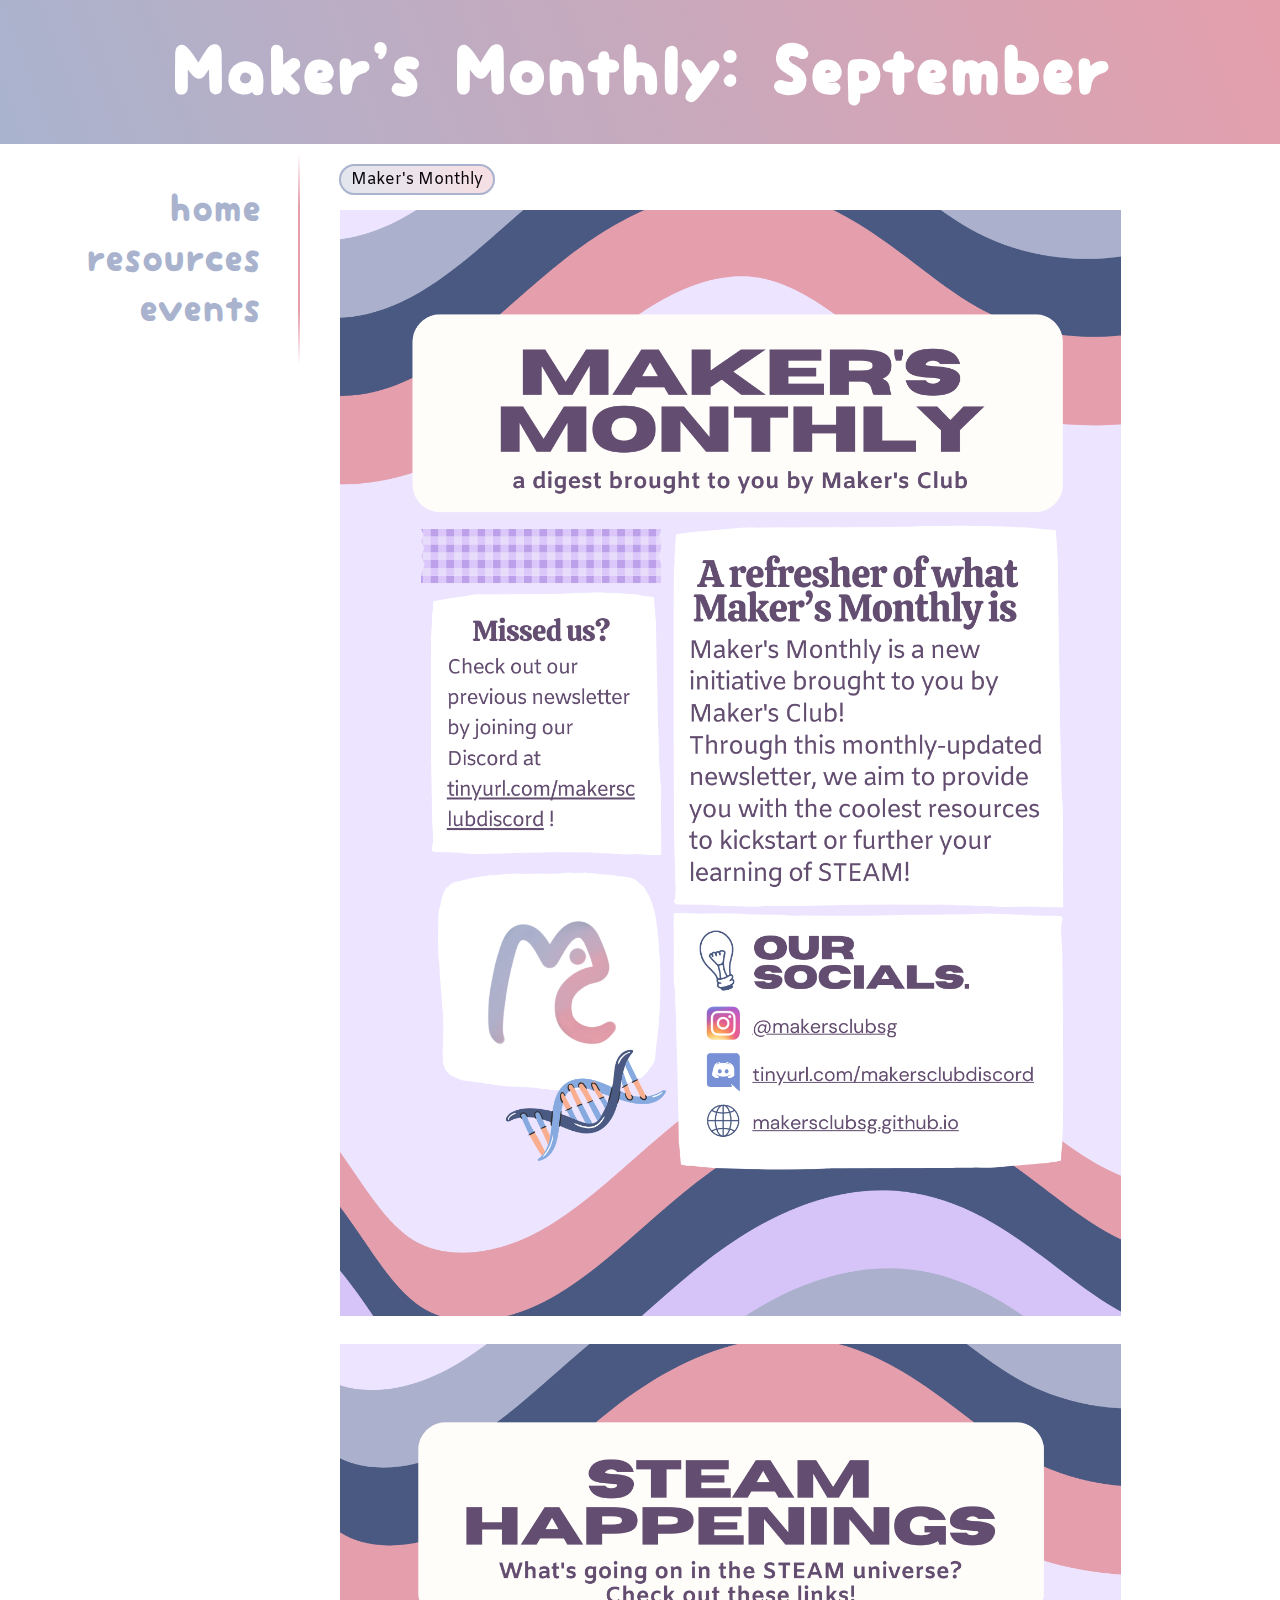
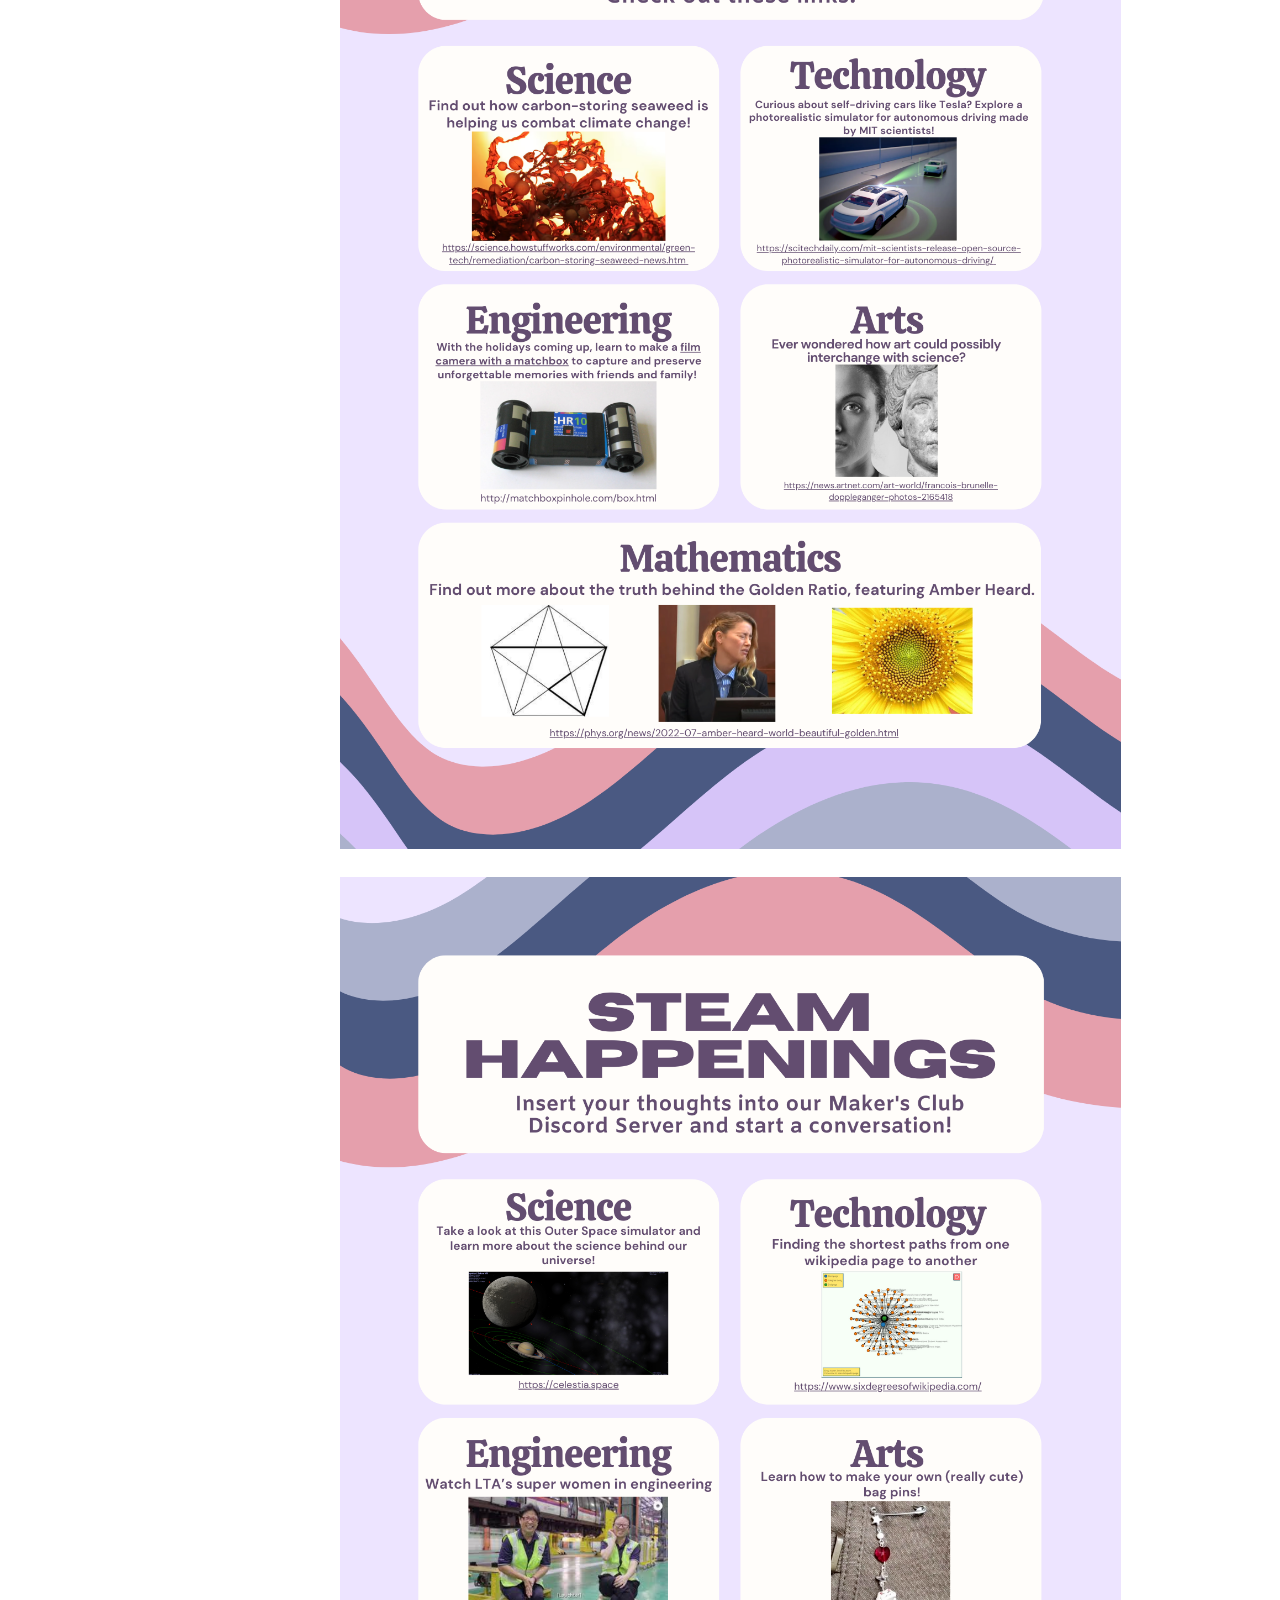
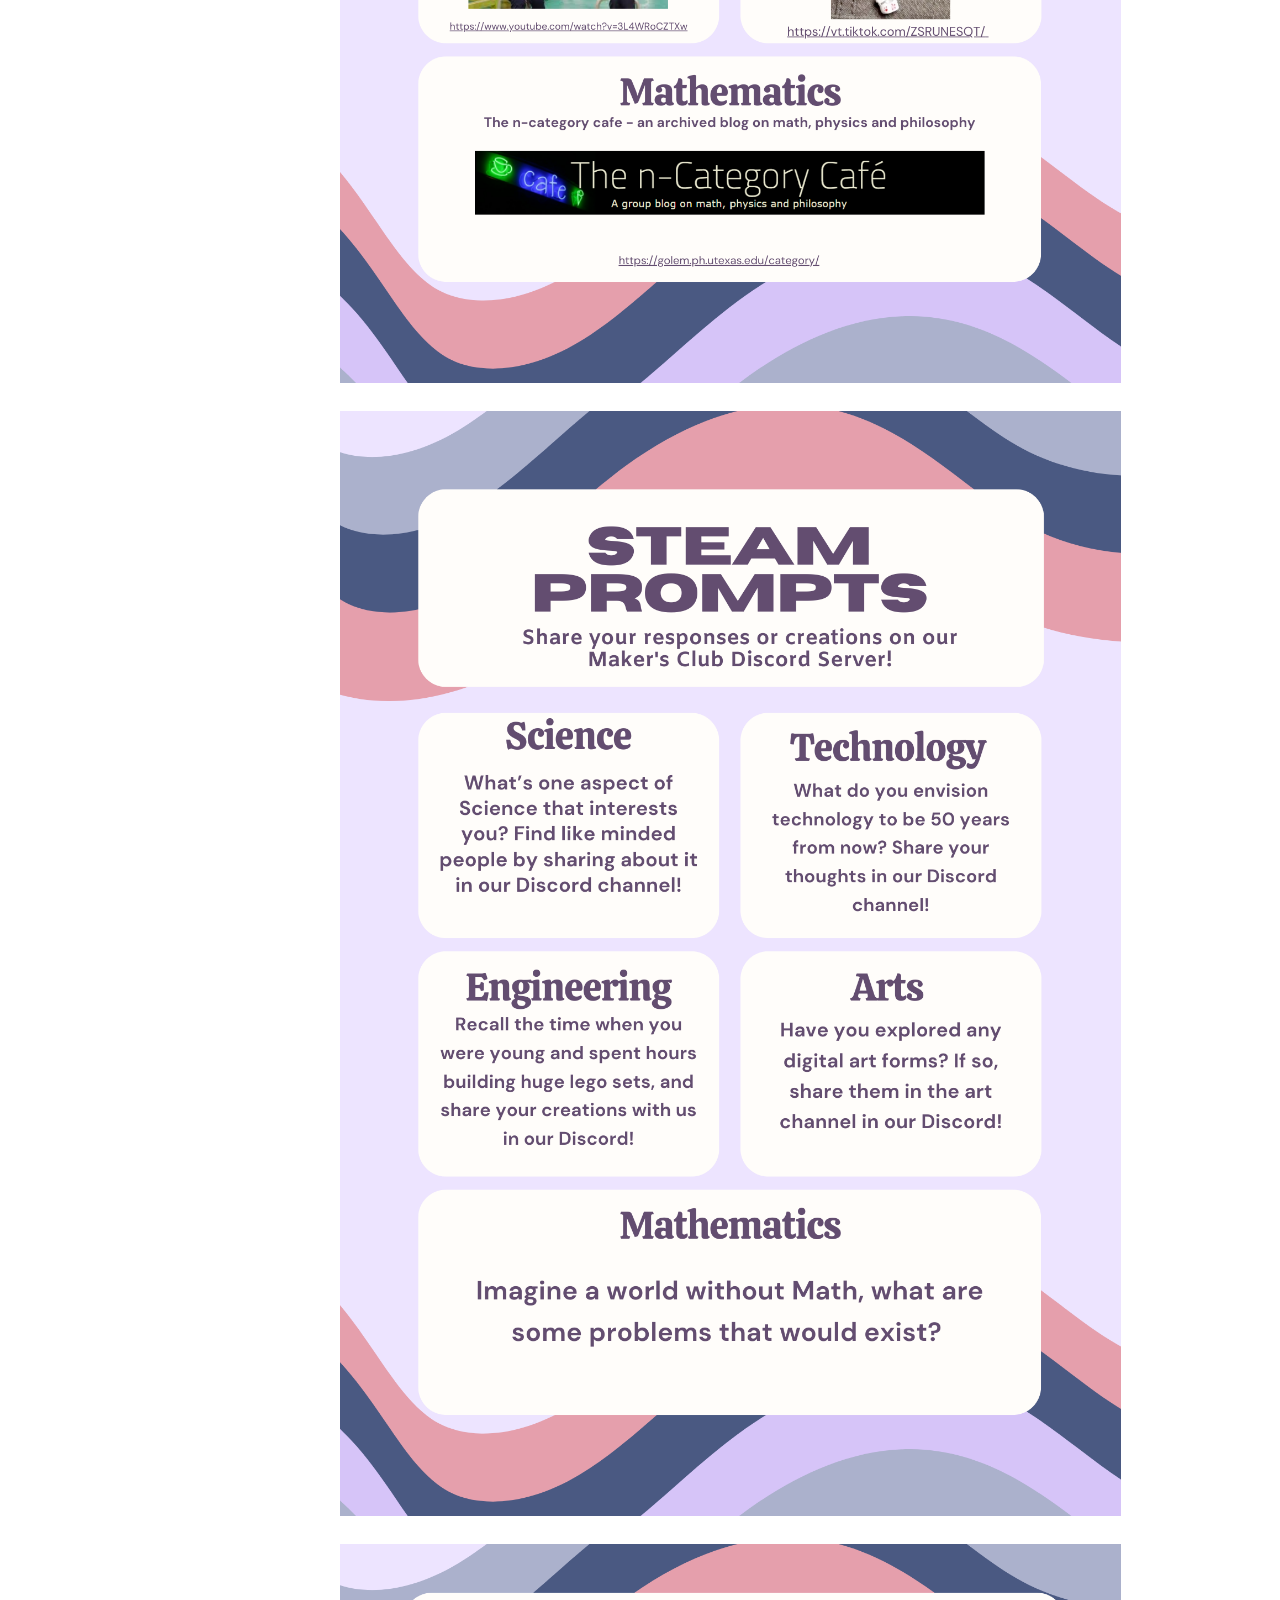
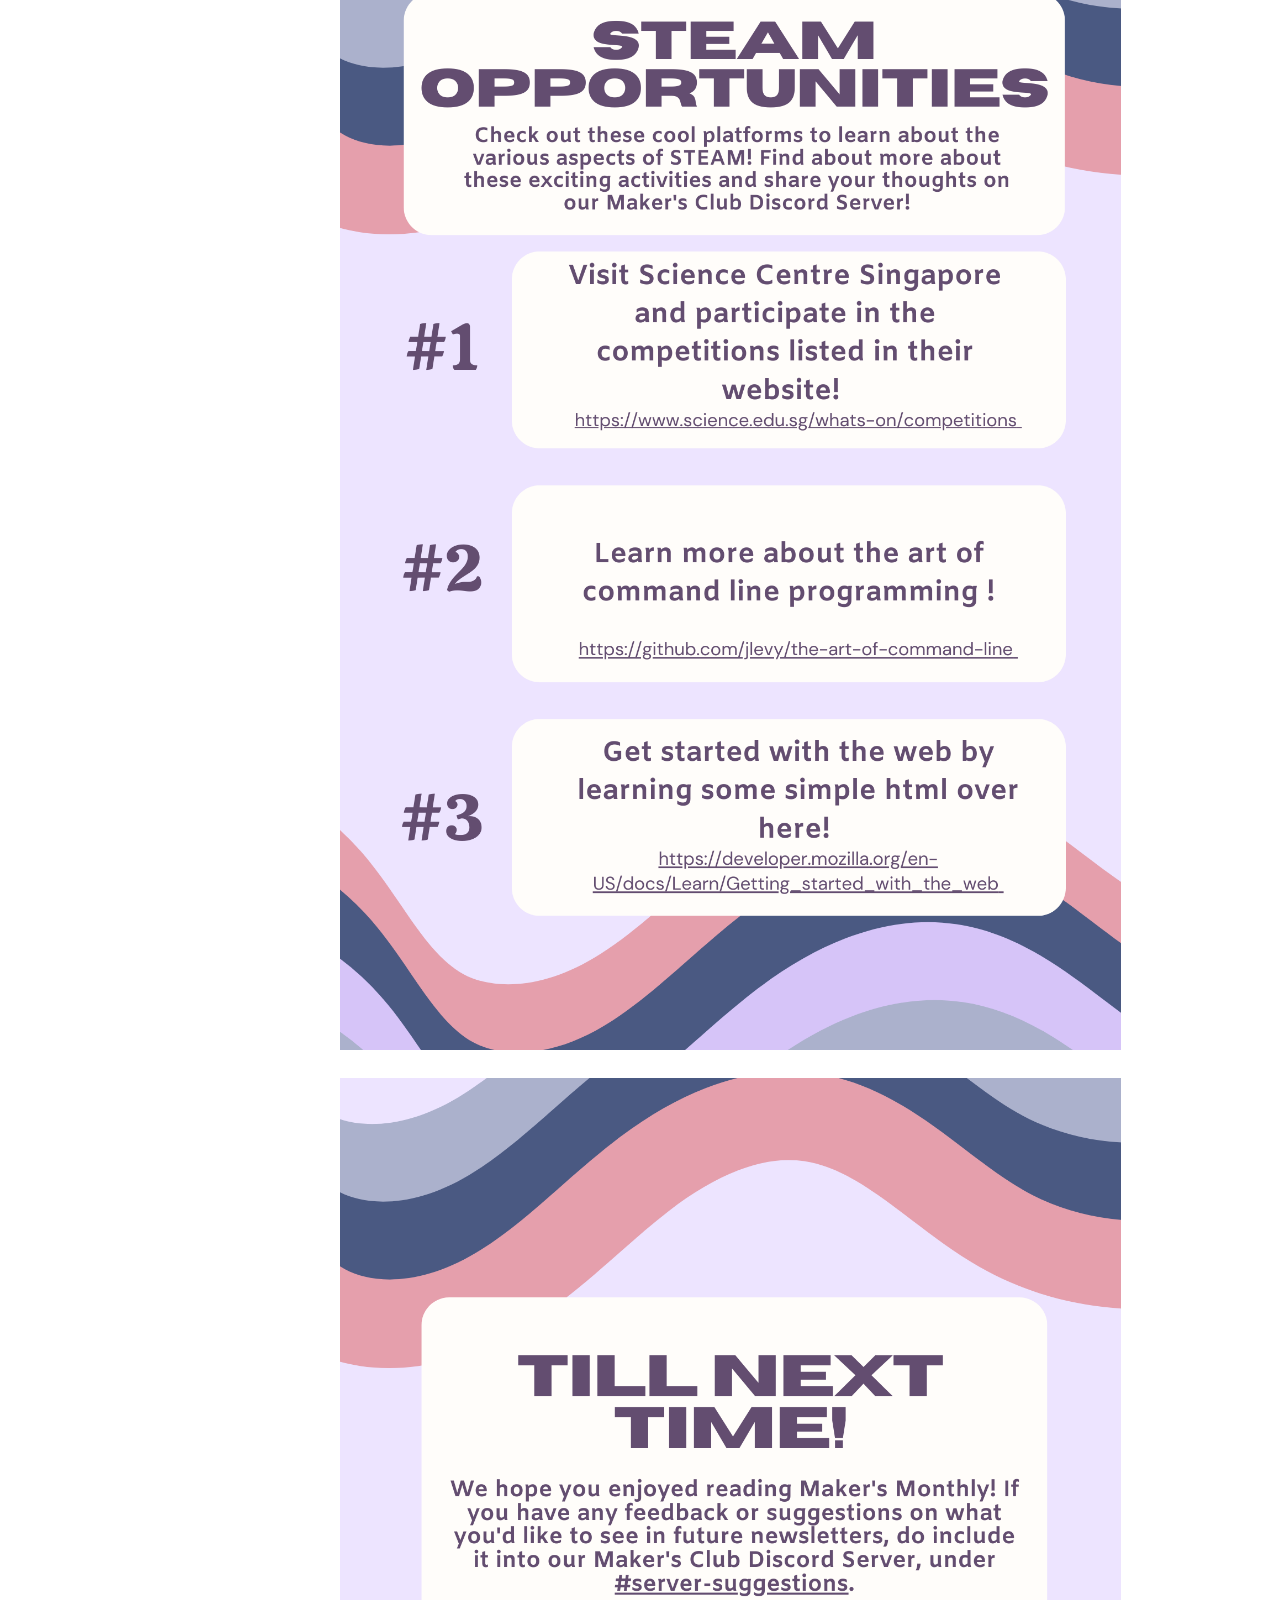
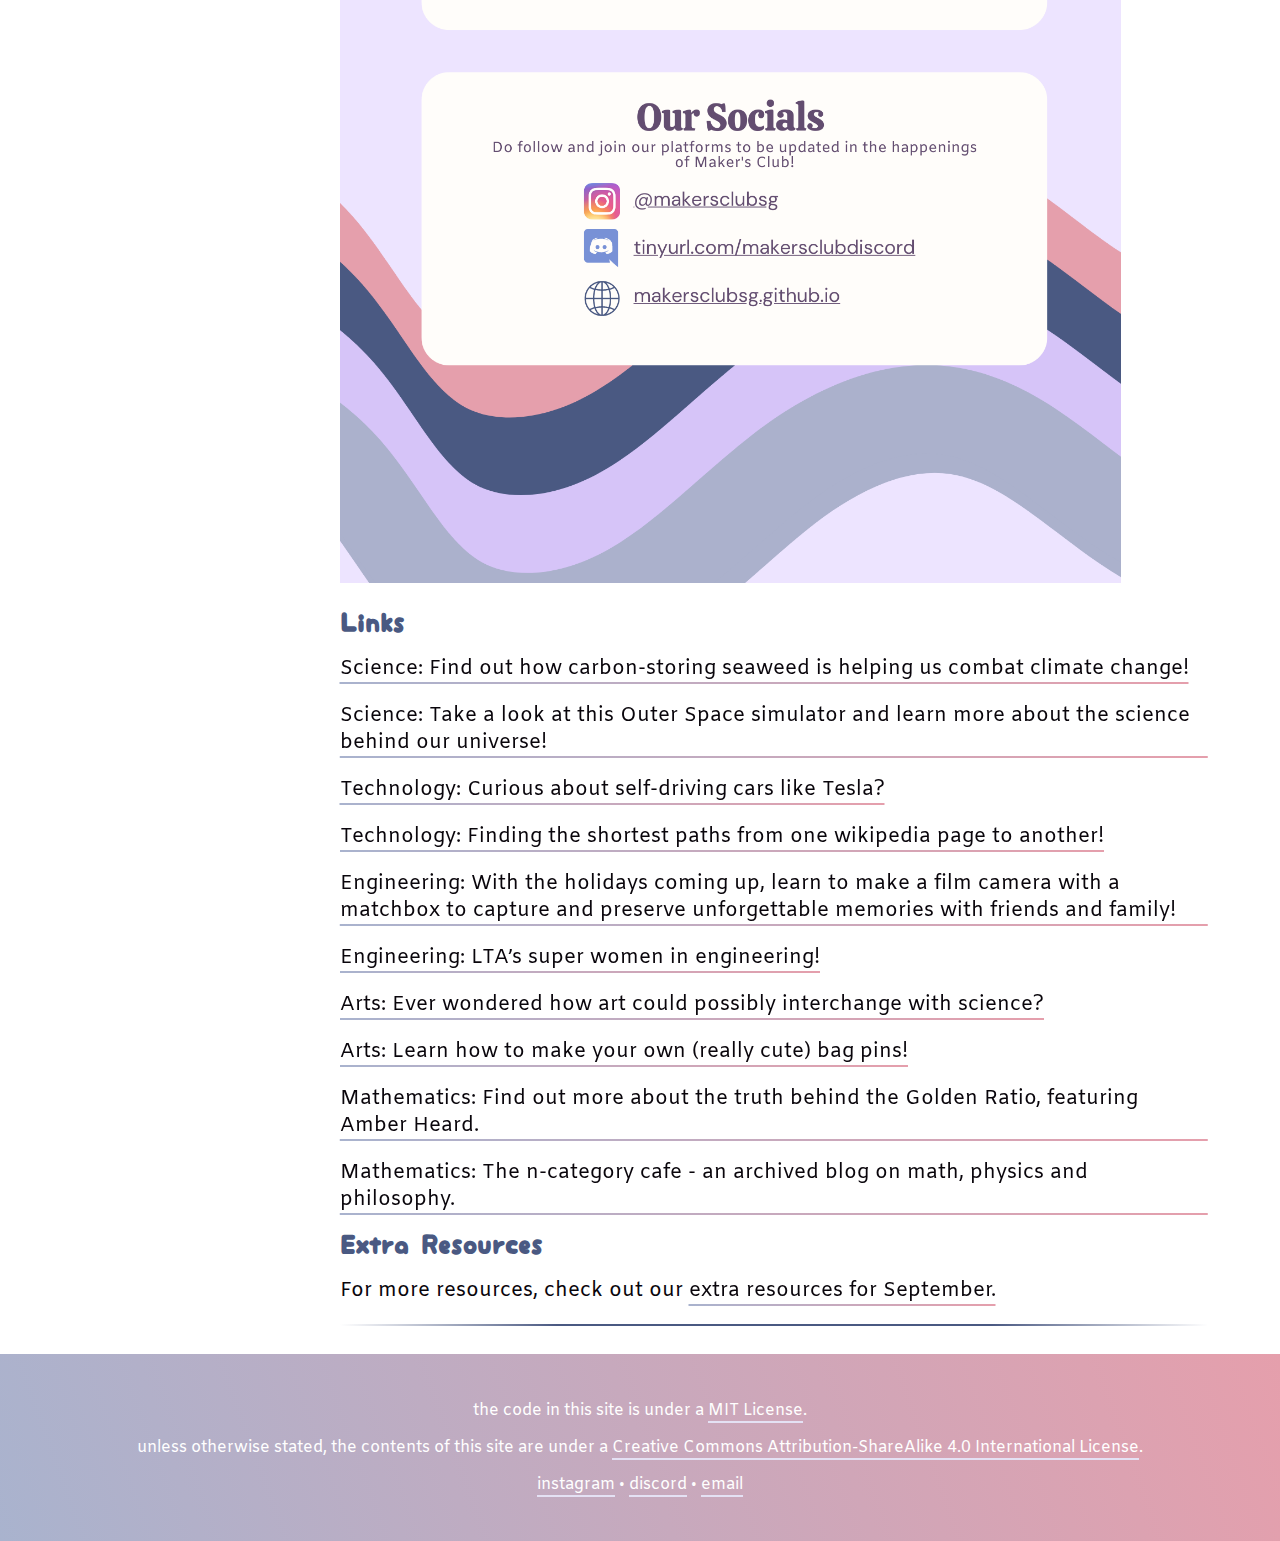
<file: article/maker's monthly: september.html>
<!DOCTYPE html>
<html lang="en" dir="ltr">
  <head>
    <meta charset="utf-8">
    <title>Maker's Monthly: September • maker's club</title>

    <link rel="stylesheet" href="../styles/style.css">
    <link rel="stylesheet" href="../styles/article.css">

    <meta name="viewport" content="width=device-width, initial-scale=1.0">

    <link rel="icon" href="../icons/icon.png">
    <meta property="og:type" content="website">
    <meta property="og:title" content="Maker's Monthly: September • maker's club" />
    <meta property="og:description" content="Maker's Monthly: September" />
    <meta name="theme-color" content="#E59FAC" />
  </head>
  <body>
    <div class="body">

      <div class="banner">
        <h1>Maker's Monthly: September</h1>
      </div>

      <div class="container">

        <div class="navbar">
          <a href="../index.html">home</a>
          <a href="../resources.html">resources</a>
          <a href="../events.html">events</a>
        </div>

        <div class="content article-body">
          <p class="subtitle"><span class='tag'>Maker's Monthly</span></p>
          <!-- <a id="wip" class="anchor"></a> -->
          <p><img alt="1" src="../assets/articles/04/1.png" /></p>
<p><img alt="2" src="../assets/articles/04/2.png" /></p>
<p><img alt="3" src="../assets/articles/04/3.png" /></p>
<p><img alt="4" src="../assets/articles/04/4.png" /></p>
<p><img alt="5" src="../assets/articles/04/5.png" /></p>
<p><img alt="6" src="../assets/articles/04/6.png" /></p>
<h2>Links</h2>
<p><a href="https://science.howstuffworks.com/environmental/green-tech/remediation/carbon-storing-seaweed-news.htm">Science: Find out how carbon-storing seaweed is helping us combat climate change!</a></p>
<p><a href="https://celestia.space">Science: Take a look at this Outer Space simulator and learn more about the science behind our universe!</a></p>
<p><a href="https://scitechdaily.com/mit-scientists-release-open-source-photorealistic-simulator-for-autonomous-driving/">Technology: Curious about self-driving cars like Tesla?</a></p>
<p><a href="https://www.sixdegreesofwikipedia.com/">Technology: Finding the shortest paths from one wikipedia page to another!</a></p>
<p><a href="http://matchboxpinhole.com/box.html">Engineering: With the holidays coming up, learn to make a film camera with a matchbox to capture and preserve unforgettable memories with friends and family!</a></p>
<p><a href="https://www.youtube.com/watch?v=3L4WRoCZTXw">Engineering: LTA’s super women in engineering!</a></p>
<p><a href="https://news.artnet.com/art-world/francois-brunelle-doppleganger-photos-2165418">Arts: Ever wondered how art could possibly interchange with science?</a></p>
<p><a href="https://vt.tiktok.com/ZSRUNESQT/">Arts: Learn how to make your own (really cute) bag pins!</a></p>
<p><a href="https://phys.org/news/2022-07-amber-heard-world-beautiful-golden.html">Mathematics: Find out more about the truth behind the Golden Ratio, featuring Amber Heard.</a></p>
<p><a href="https://golem.ph.utexas.edu/category/">Mathematics: The n-category cafe - an archived blog on math, physics and philosophy.</a></p>
<h2>Extra Resources</h2>
<p>For more resources, check out our <a href="../article/extra resources: september.html">extra resources for September.</a></p>
          <hr/>

        </div>

        <br class="clear" />

      </div><!--container-->

      <div class="footer">
        <p>the code in this site is under a <a rel="license" href="https://github.com/makersclubsg/makersclubsg.github.io/blob/master/LICENSE.md" target="_blank">MIT License</a>.</p>
        <p>unless otherwise stated, the contents of this site are under a <a rel="license" href="https://creativecommons.org/licenses/by-sa/4.0/" target="_blank">Creative Commons Attribution-ShareAlike 4.0 International License</a>.</p>
        <p><a href="https://www.instagram.com/makersclubsg/" target="_blank">instagram</a> • <a href="https://discord.com/invite/xKNGvVrWX7" target="_blank">discord</a> • <a href="mailto:makersclubsg@gmail.com" target="_blank">email</a></p>

      </div>

    </div>

  </body>
</html>
</file>
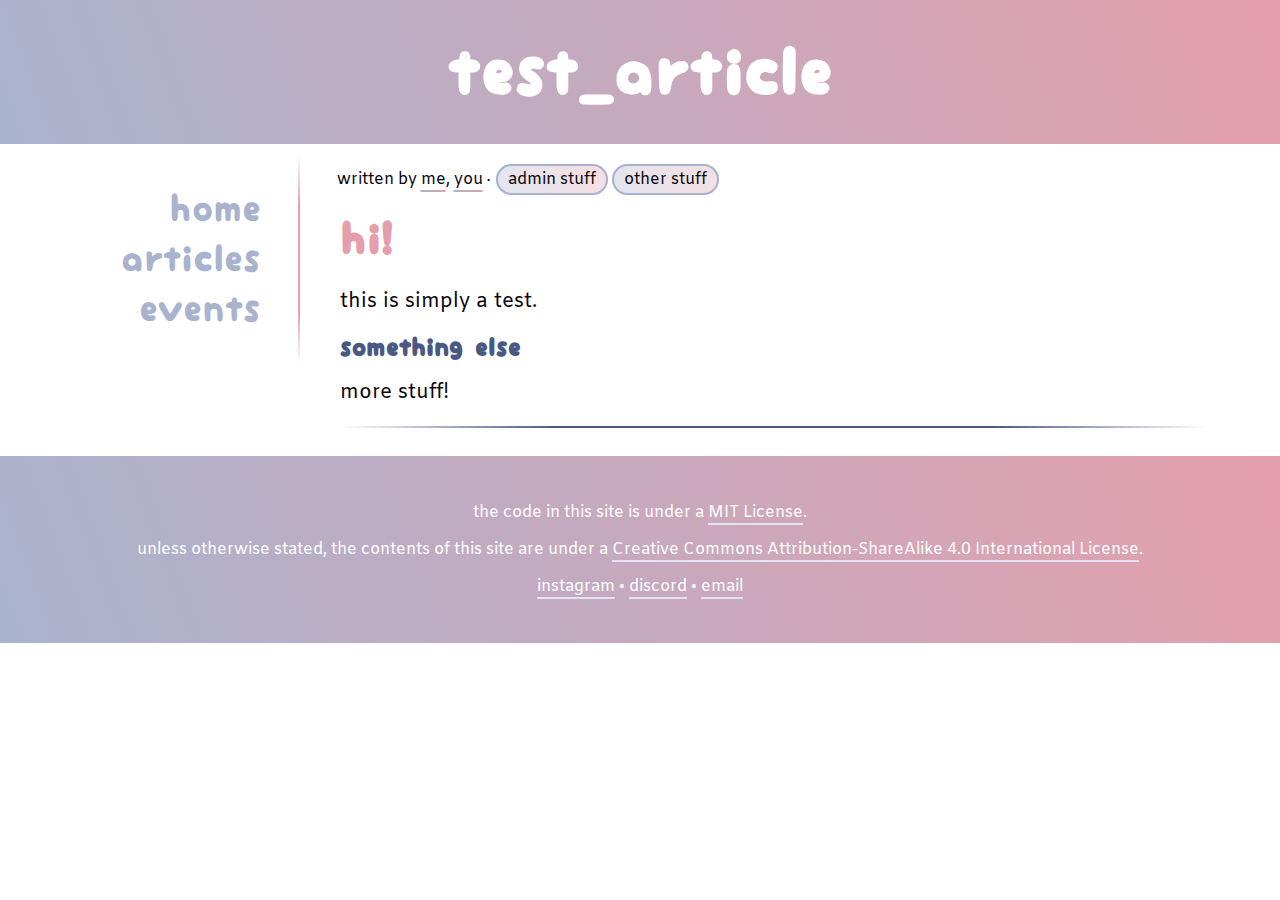
<file: article/test_article.html>
<!DOCTYPE html>
<html lang="en" dir="ltr">
  <head>
    <meta charset="utf-8">
    <title>test_article • maker's club</title>

    <link rel="stylesheet" href="../styles/style.css">
    <link rel="stylesheet" href="../styles/article.css">

    <meta name="viewport" content="width=device-width, initial-scale=1.0">

    <link rel="icon" href="../icons/icon.png">
    <meta property="og:type" content="website">
    <meta property="og:title" content="PAGENAME • maker's club" />
    <meta property="og:description" content="PAGENAME" />
    <meta name="theme-color" content="#E59FAC" />
  </head>
  <body>
    <div class="body">

      <div class="banner">
        <h1>test_article</h1>
      </div>

      <div class="container">

        <div class="navbar">
          <a href="../index.html">home</a>
          <a href="../articles.html">articles</a>
          <a href="../events.html">events</a>
        </div>

        <div class="content">
          <p class="subtitle">written by <a href=me>me</a>, <a href=you>you</a> · <span class='tag'>admin stuff</span><span class='tag'>other stuff</span> </p>
          <!-- <a id="wip" class="anchor"></a> -->
          <h1>hi!</h1>
<p>this is simply a test.</p>
<h2>something else</h2>
<p>more stuff!</p>
          <hr/>

        </div>

        <br class="clear" />

      </div><!--container-->

      <div class="footer">
        <p>the code in this site is under a <a rel="license" href="https://github.com/makersclubsg/makersclubsg.github.io/blob/master/LICENSE.md" target="_blank">MIT License</a>.</p>
        <p>unless otherwise stated, the contents of this site are under a <a rel="license" href="https://creativecommons.org/licenses/by-sa/4.0/" target="_blank">Creative Commons Attribution-ShareAlike 4.0 International License</a>.</p>
        <p><a href="https://www.instagram.com/makersclubsg/" target="_blank">instagram</a> • <a href="https://discord.com/invite/xKNGvVrWX7" target="_blank">discord</a> • <a href="mailto:makersclubsg@gmail.com" target="_blank">email</a></p>

      </div>

    </div>

  </body>
</html>
</file>
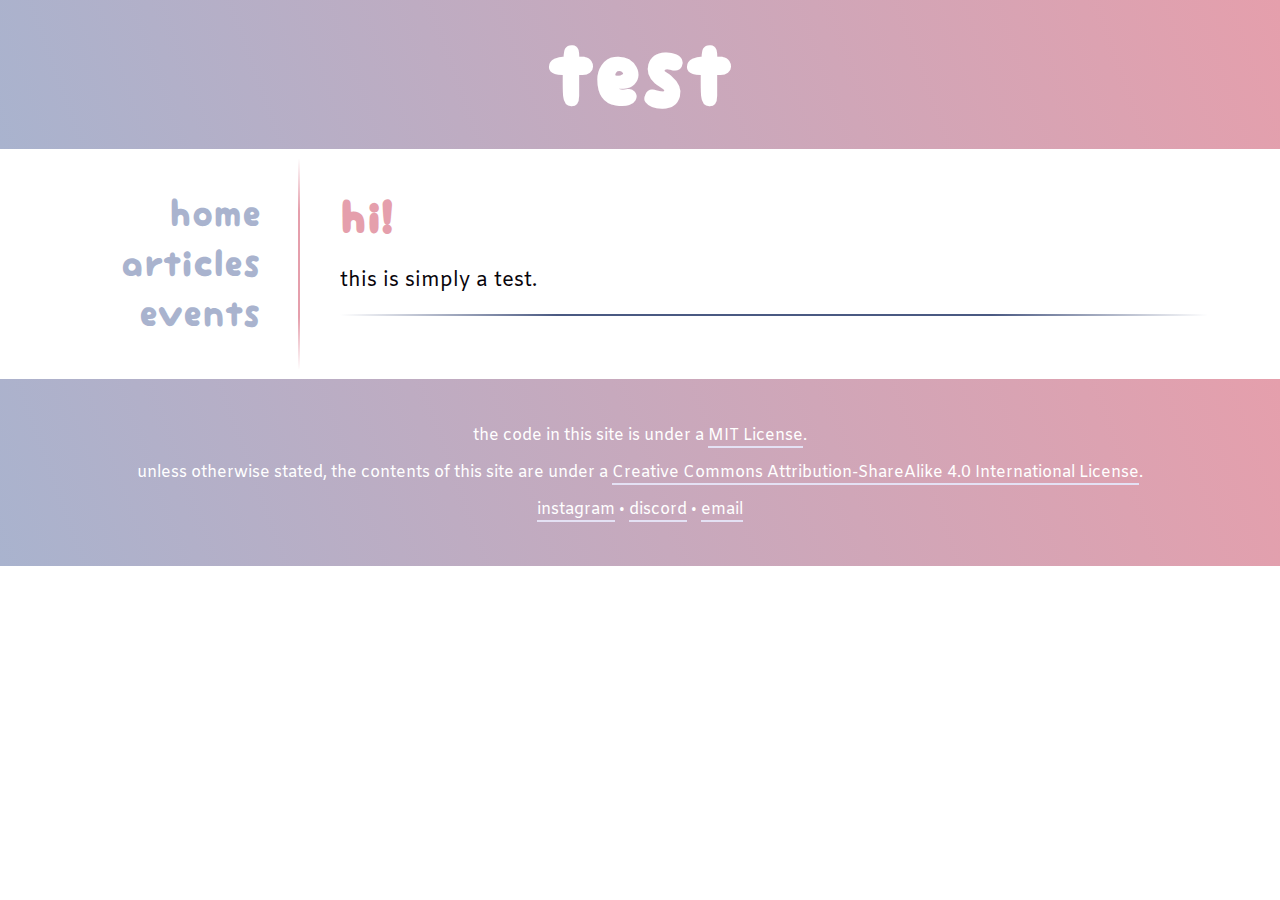
<file: articles/test.html>
<!DOCTYPE html>
<html lang="en" dir="ltr">
  <head>
    <meta charset="utf-8">
    <title>test • maker's club</title>
    <link rel="stylesheet" href="../styles/style.css">
    <meta name="viewport" content="width=device-width, initial-scale=1.0">

    <link rel="icon" href="../icons/icon.png">
    <meta property="og:type" content="website">
    <meta property="og:title" content="PAGENAME • maker's club" />
    <meta property="og:description" content="PAGENAME" />
    <meta name="theme-color" content="#E59FAC" />
  </head>
  <body>
    <div class="body">

      <div class="banner">
        <h1>test</h1>
      </div>

      <div class="container">

        <div class="navbar">
          <a href="../index.html">home</a>
          <a href="../articles.html">articles</a>
          <a href="../events.html">events</a>
        </div>

        <div class="content">
          <!-- <a id="wip" class="anchor"></a> -->
          <h1>hi!</h1>
<p>this is simply a test.</p>
          <hr/>

        </div>

        <br class="clear" />

      </div><!--container-->

      <div class="footer">
        <p>the code in this site is under a <a rel="license" href="https://github.com/makersclubsg/makersclubsg.github.io/blob/master/LICENSE.md" target="_blank">MIT License</a>.</p>
        <p>unless otherwise stated, the contents of this site are under a <a rel="license" href="https://creativecommons.org/licenses/by-sa/4.0/" target="_blank">Creative Commons Attribution-ShareAlike 4.0 International License</a>.</p>
        <p><a href="https://www.instagram.com/makersclubsg/" target="_blank">instagram</a> • <a href="https://discord.com/invite/xKNGvVrWX7" target="_blank">discord</a> • <a href="mailto:makersclubsg@gmail.com" target="_blank">email</a></p>

      </div>

    </div>

  </body>
</html>
</file>
<file: styles/style.css>
@import url('https://fonts.googleapis.com/css2?family=Amiko:wght@400;600;700&display=swap');
@font-face {
    font-family: mini-wakuwaku;
    src: url("mini-wakuwaku.otf");
}

:root {
  --lightblue: #A9B3CE;
  --darkblue: #4A5982;
  --lightpurple: #E4E1F4;
  --pink: #E59FAC;
  --white: #FFFFFF;
  --black: #09050B;
  --gradient: linear-gradient(70deg, var(--lightblue), var(--pink));
  --gradient-trans: linear-gradient(70deg, #a9b3ce55, #E59FAC55);

  --gradient-rainbow: linear-gradient(to bottom, #ffcaca 0%, #ffedc1 20%, #feffb8 40%, #c4ffcb 60%, #add8ff 80%,  #ccafe9 100%);
  --gradient-rainbow-right: linear-gradient(to right, #ffcaca 0%, #ffedc1 20%, #feffb8 40%, #c4ffcb 60%, #add8ff 80%,  #ccafe9 100%);


}


html {
  scroll-behavior: smooth;
}

body {
  overflow-x: hidden;
  overflow: overlay;
}


* {
  font-family: 'Amiko', sans-serif;

}

h1, h2, h3 {
  font-family: mini-wakuwaku, sans-serif;
}

h1 {
  font-size: 42px;
  color: var(--pink);
}

h2 {
  color: var(--darkblue);
}

body {
  margin: 0;
  padding: 0;
}

p, ul, li, ol, a {
  font-size: 20px;
  color: var(--black);
}

.content p::selection {
  color: var(--darkblue);
  background-color: var(--lightpurple);
}

ul, ol {
  margin-top: 10px;
}

ul p, ol p {
  margin: 0;
}

a {
  text-decoration: none;
  font-size: inherit;
}

.content a {
  display: inline-block;
  color: inherit;
  position: relative;
  text-decoration: none;
  transition: linear 0.2s;
}

.content a:hover {
  color: var(--darkblue);
}


.content a[target="_blank"]:hover::after {
  content: url([data-uri]);
  margin: 0 3px 0 5px;
}

.content p a:before {
  background: var(--gradient);
  content: '';
  height: 2px;
  position: absolute;
  bottom: -1.5px;
  width: 100%;
  left: 50%;
  transform: translateX(-50%);
  transition: width 0.2s ease-in-out;
}

.content p a:hover:before{
  width: 0;
}


li::marker{
  content: "★ ";
}

li:hover::marker {
  content: "☆ ";
}

hr {
  border-width-top: 2px;
  border-style: solid;
  border-image: linear-gradient(to right, rgba(255, 255, 255, 0) 0%, var(--darkblue) 25%, var(--darkblue) 75%, rgba(255, 255, 255, 0) 100%) 1;

}

span.nowrap {
  white-space:nowrap;

}


a.anchor {
  display: block;
  position: relative;
  visibility: hidden;
}

.content {
  box-sizing: border-box;

  padding: 10px;
  height: 100%;
  width: 100%;

  background-color: var(--white);
}


.navbar {
  /* float: left; */
  box-sizing: border-box;
  width: 22%;
  padding: 30px 3%;
  height: 100%;

  position: sticky;
  top: 40px;


  border-width: 0 2px 0 0;
  border-style: solid;
  border-image: linear-gradient(to bottom, rgba(255, 255, 255, 0) 0%, var(--pink) 25%, var(--pink) 75%, rgba(255, 255, 255, 0) 100%) 1;

  display: flex;
  flex-direction: column;
  justify-content: space-around;
  align-items: end;
  background-color: var(--white);

}



.navbar a {
  text-align: right;
  font-size: 2.4vw;
  font-family: mini-wakuwaku, sans-serif;
  line-height: 50px;
  color: var(--lightblue);
  transition: linear 0.2s;
}

.navbar a:hover{
  color: var(--darkblue);
}

.content {

  box-sizing: border-box;
  width: 78%;
  padding: 10px 40px;


}

.container {
  width: 80%;
  margin: 10px auto;
  clear: both;
  display: flex;
}

.banner {
  width: 100vw;
  padding: 20px 0;
  box-sizing: border-box;
  background-image: var(--gradient);
}

.banner h1, .logo-h1 {

  color: var(--white);
  font-size: 7vw;
  overflow-wrap: break-word;
  text-align: center;
  margin: 10px 0;

}


.footer {
  width: 100vw;
  padding: 30px 20px;
  box-sizing: border-box;
  background-image: var(--gradient);
}

.footer p, .footer a {
  font-size: 16px;
  text-align: center;
  color: var(--white);
}

.footer a {
  border-bottom: 2px solid var(--lightpurple);
}

.footer a:hover::after{
  content: none
}

.footer a:hover {
  color: var(--lightpurple);
}


::-webkit-scrollbar {
  width: 20px;
}

::-webkit-scrollbar-track {
  -moz-background-clip: padding;     /* Firefox 3.6 */
  -webkit-background-clip: padding;  /* Safari 4? Chrome 6? */
  background-clip: padding-box;
  margin: 16px 0;
  background-image: var(--gradient-rainbow);
  border: 5px solid rgba(0, 0, 0, 0);
  border-radius: 10px;
}

::-webkit-scrollbar-thumb {
  box-shadow: inset 0 0 6px rgba(0, 0, 0, 0.6);
  box-sizing: border-box;
  background: transparent;
  border-radius: 10px;
}

::-webkit-scrollbar-thumb:hover {
  border: 2px solid var(--darkblue);
  box-shadow: inset 0 0 6px var(--darkblue);
}


@media (max-aspect-ratio: 8/5)
{

  .container {
    width: 95%;
  }

  .navbar li, .navbar a {
    text-align: center;
    font-size: 2.8vw;
  }


}


@media (max-aspect-ratio: 1/1)
{

  .container {
    display: block;
  }


  .navbar {
    padding: 5px 0;

    box-sizing: border-box;
    width: 100%;

    position: sticky;
    top: 0px;

    border-width: 0 0 2px 0;
    border-style: solid;
    border-image: linear-gradient(to right, rgba(255, 255, 255, 0) 0%, var(--pink) 25%, var(--pink) 75%, rgba(255, 255, 255, 0) 100%) 1;

    background-color: var(--white);

    padding: 0;
    margin: 0;

    flex-direction: row;
    justify-content: space-around;
    align-items: center;
  }

  .navbar a {
    font-size: 5vw;
  }

  .content {
    width: 100%;

  }

  a.anchor {
    top: -60px;
  }


  .banner h1, .logo-h1 {
    font-size: 7vh;
  }




}
</file>
<file: styles/articles.css>
.article h1 {
  margin-top: 10px;
  margin-bottom: 10px;
  color: var(--darkblue);
  transition: linear 0.2s;
  font-size: 30px;
}

.article h1:hover {
  color: var(--black);
}

.article img {
  object-fit: cover;
  width: 100%;
  height: 40%;
  border-radius: 15px;
}

.list {
  display: flex;
  align-items: stretch;
  flex-direction: row;
  flex-wrap: wrap;
  gap: 0.5em;
  justify-content: space-between;

}

.article {
  position: relative;
  border: 6px var(--lightblue) solid;
  padding: 15px;
  border-radius: 25px;


  flex-basis: calc(50% - 0.5em);
  min-height: 350px;
  box-sizing: border-box;
  /* background-color: var(--lightpurple); */
  background-image: var(--gradient-trans);
  background-opacity: 0.7;

}

.article:hover {
  top: 2px;
}

.article-text {
  width: 95%;
  margin: 0 auto;
}





@media (max-aspect-ratio: 1/1)
{

  .list {
    flex-direction: column;
  }




}
</file>
<file: styles/article.css>
.banner h1 {
  font-size: 5vw;
  padding-top: 10px;
  padding-bottom: 10px;
}

.subtitle {
  font-size: 16px;
  margin-top: 5px;
  padding-top: 0;
  margin-left: -3px;
}


.tag {
  position: relative;
  padding: 3px 10px;
  margin: 0px 2px;
  /* color: var(--white); */
  /* background-color: var(--pink); */
  background-image: var(--gradient-trans);
  border: 2.5px var(--lightblue) solid;
  border-radius: 25px;
  transition: top ease 0.2s;
}

.tag:hover {
  top: 2px;
}

.article-body img {
  width: 90%;
}



@media (max-aspect-ratio: 1/1)
{

  .article-body img {
    width: 100%;
  }


}
</file>
